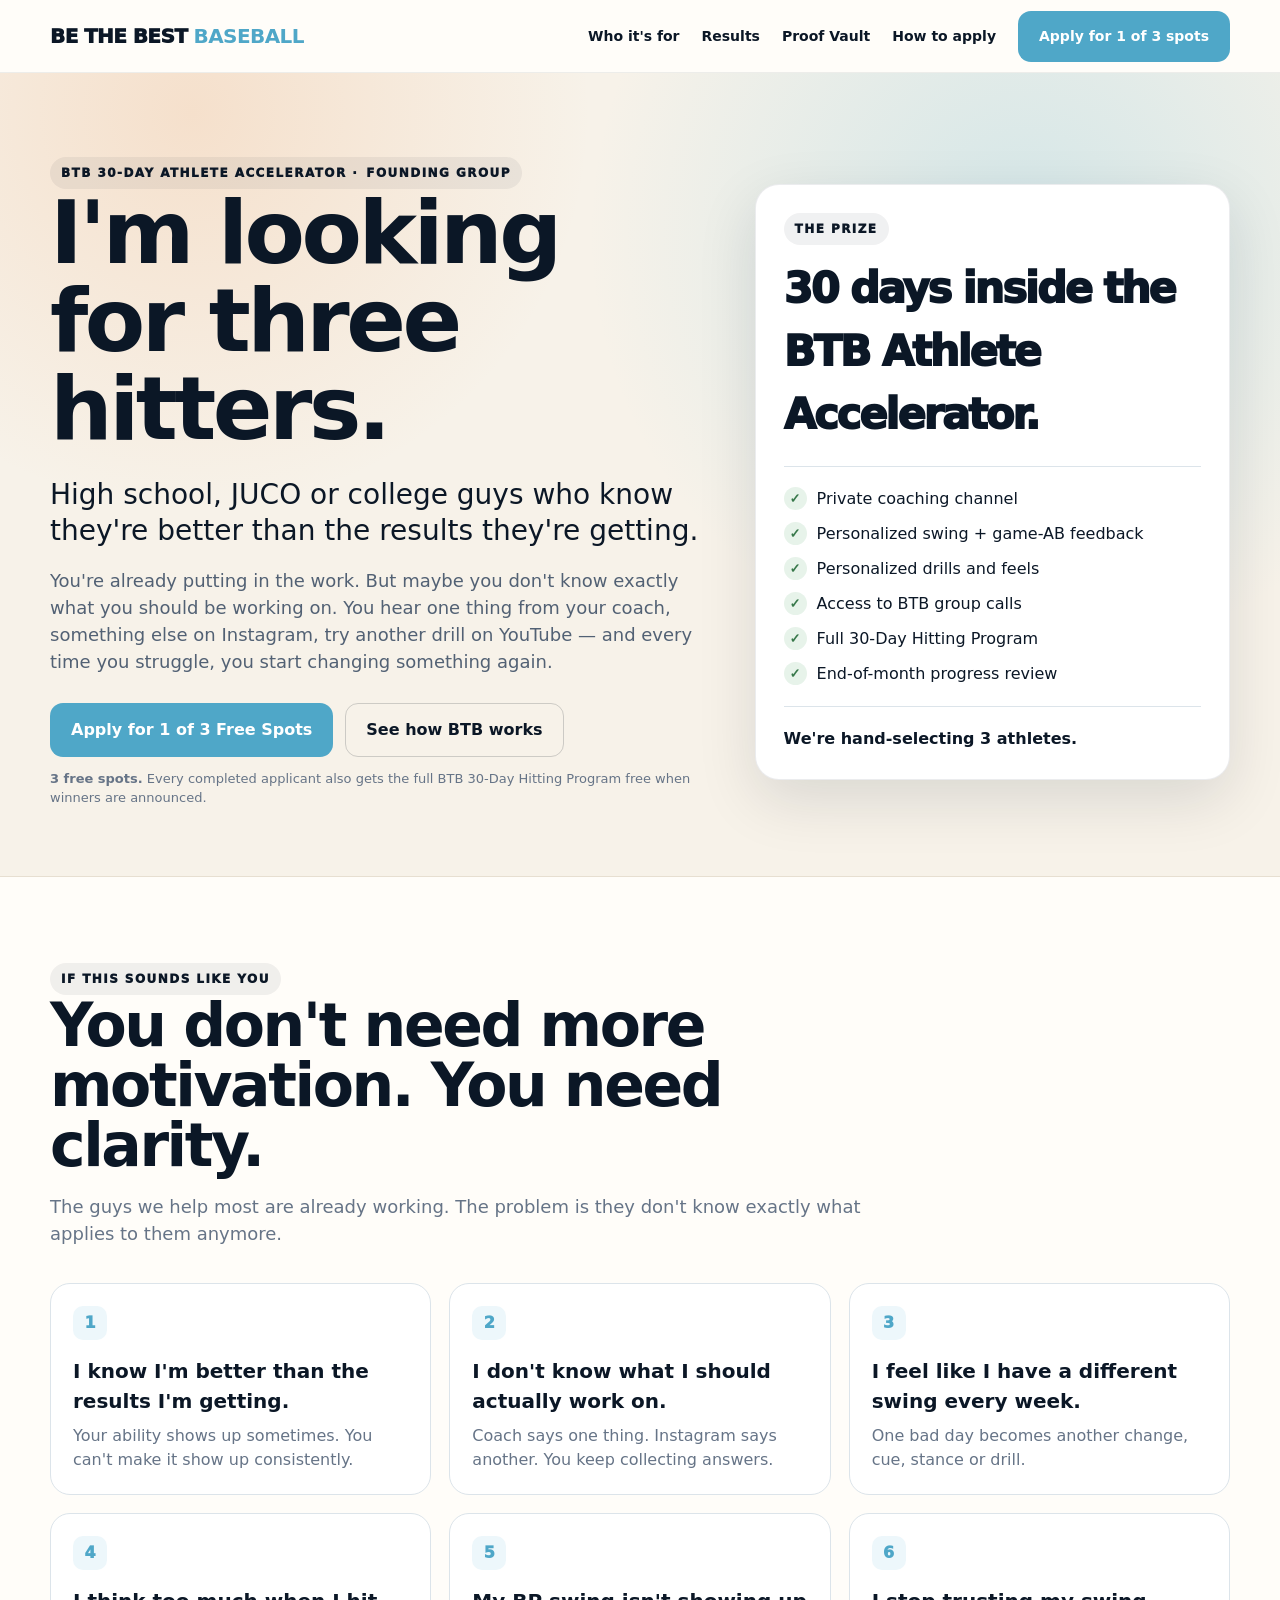
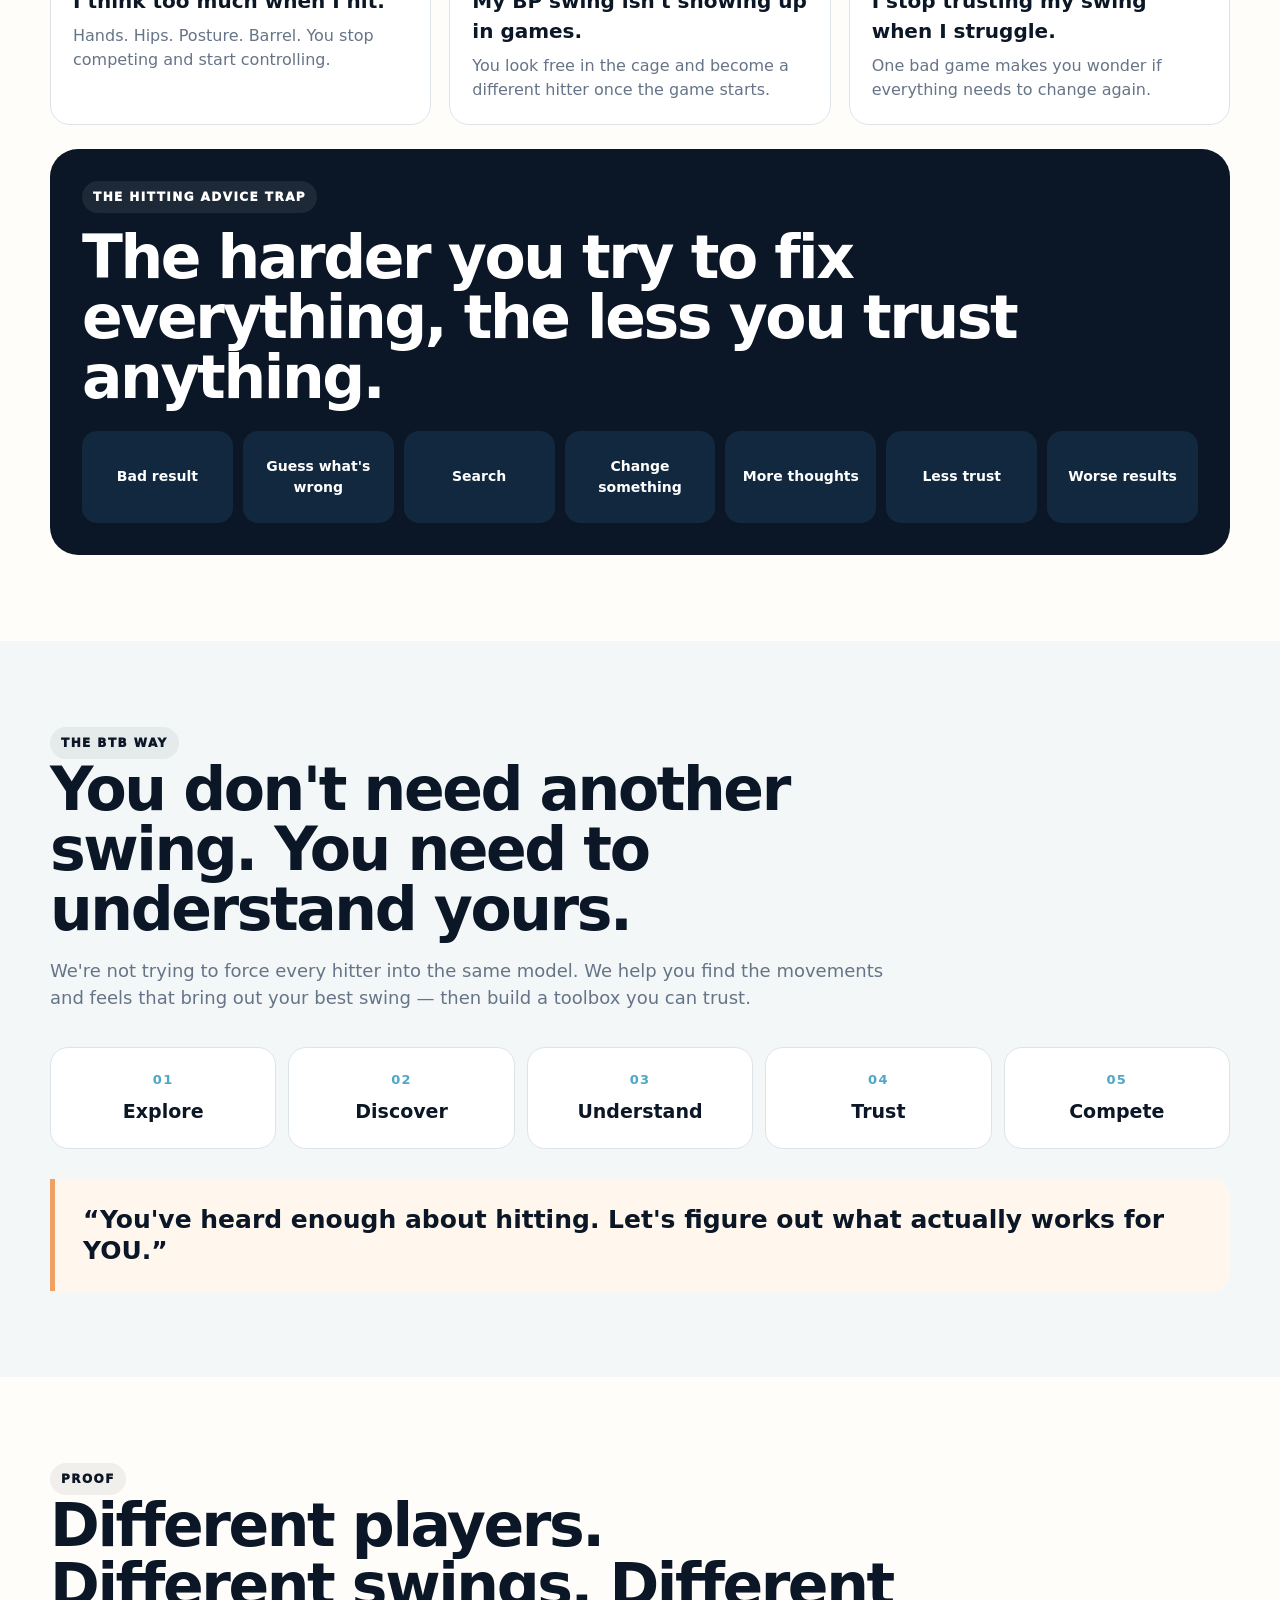
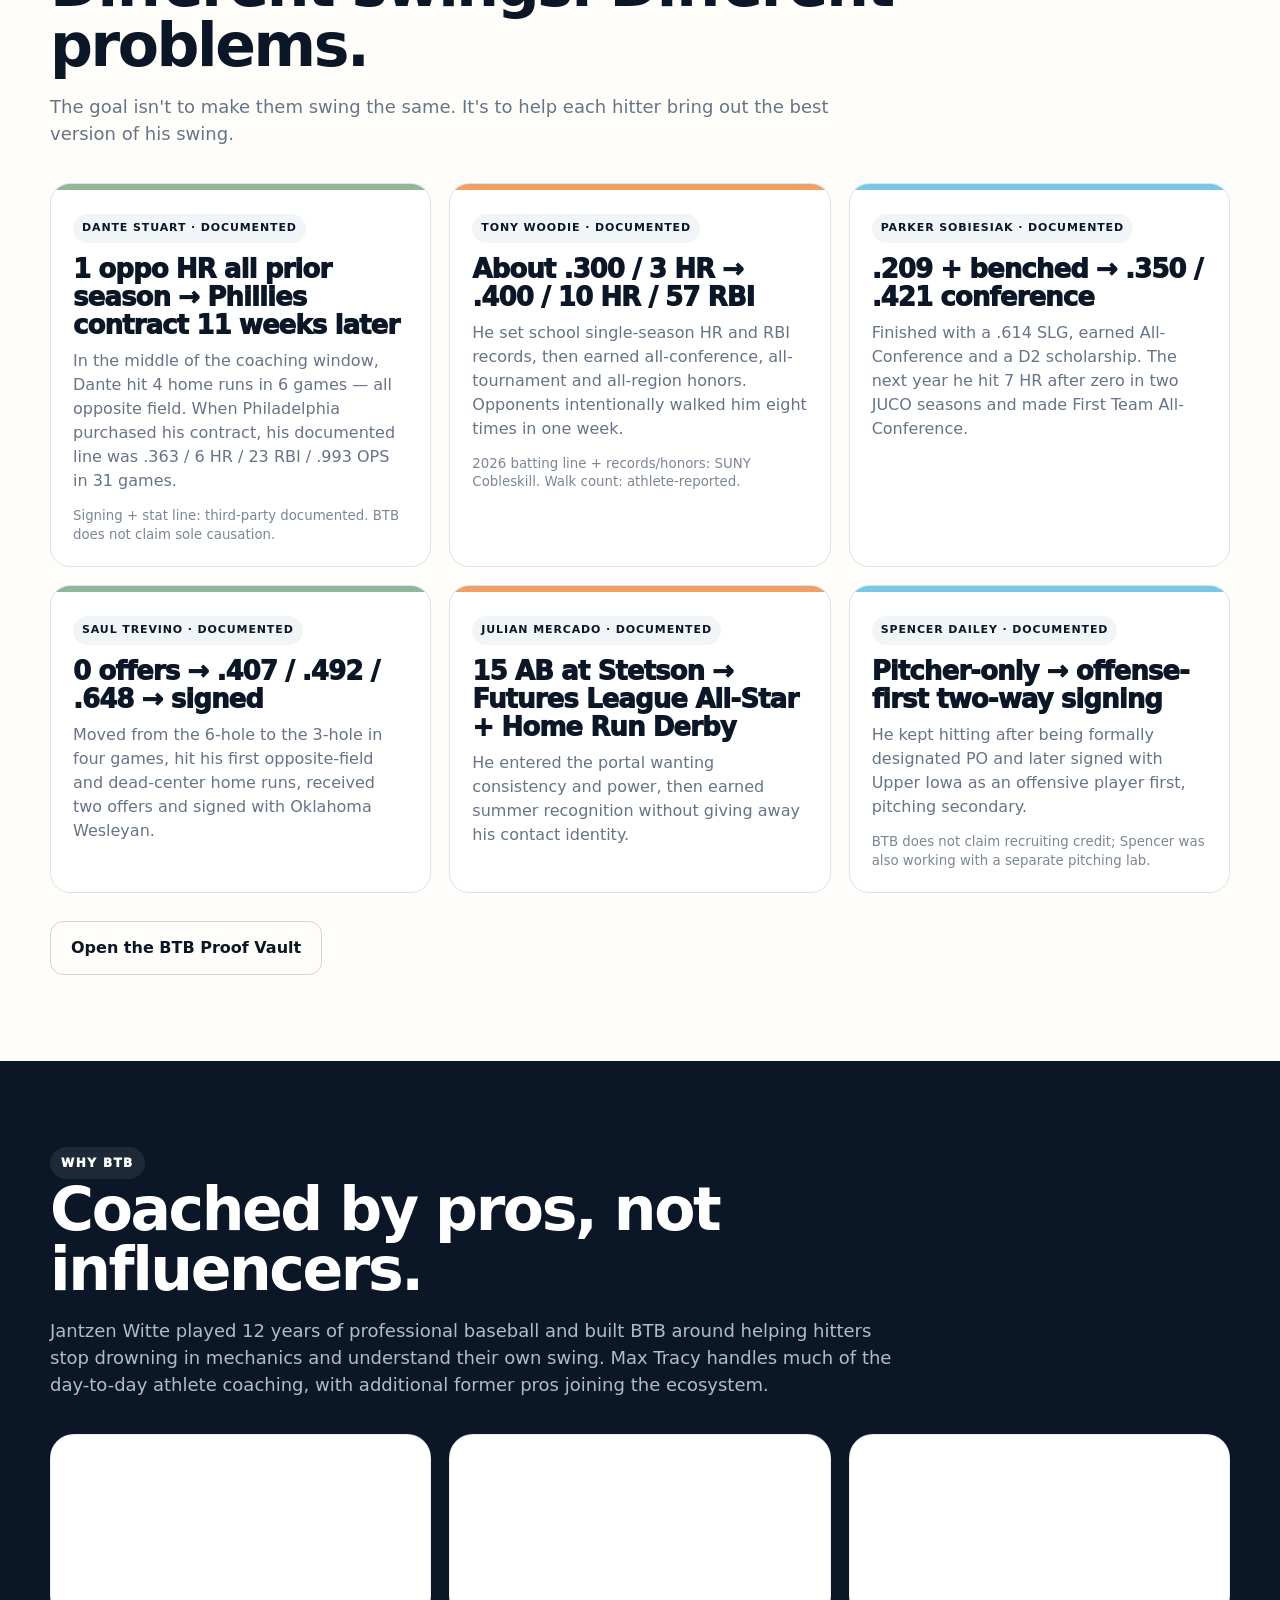
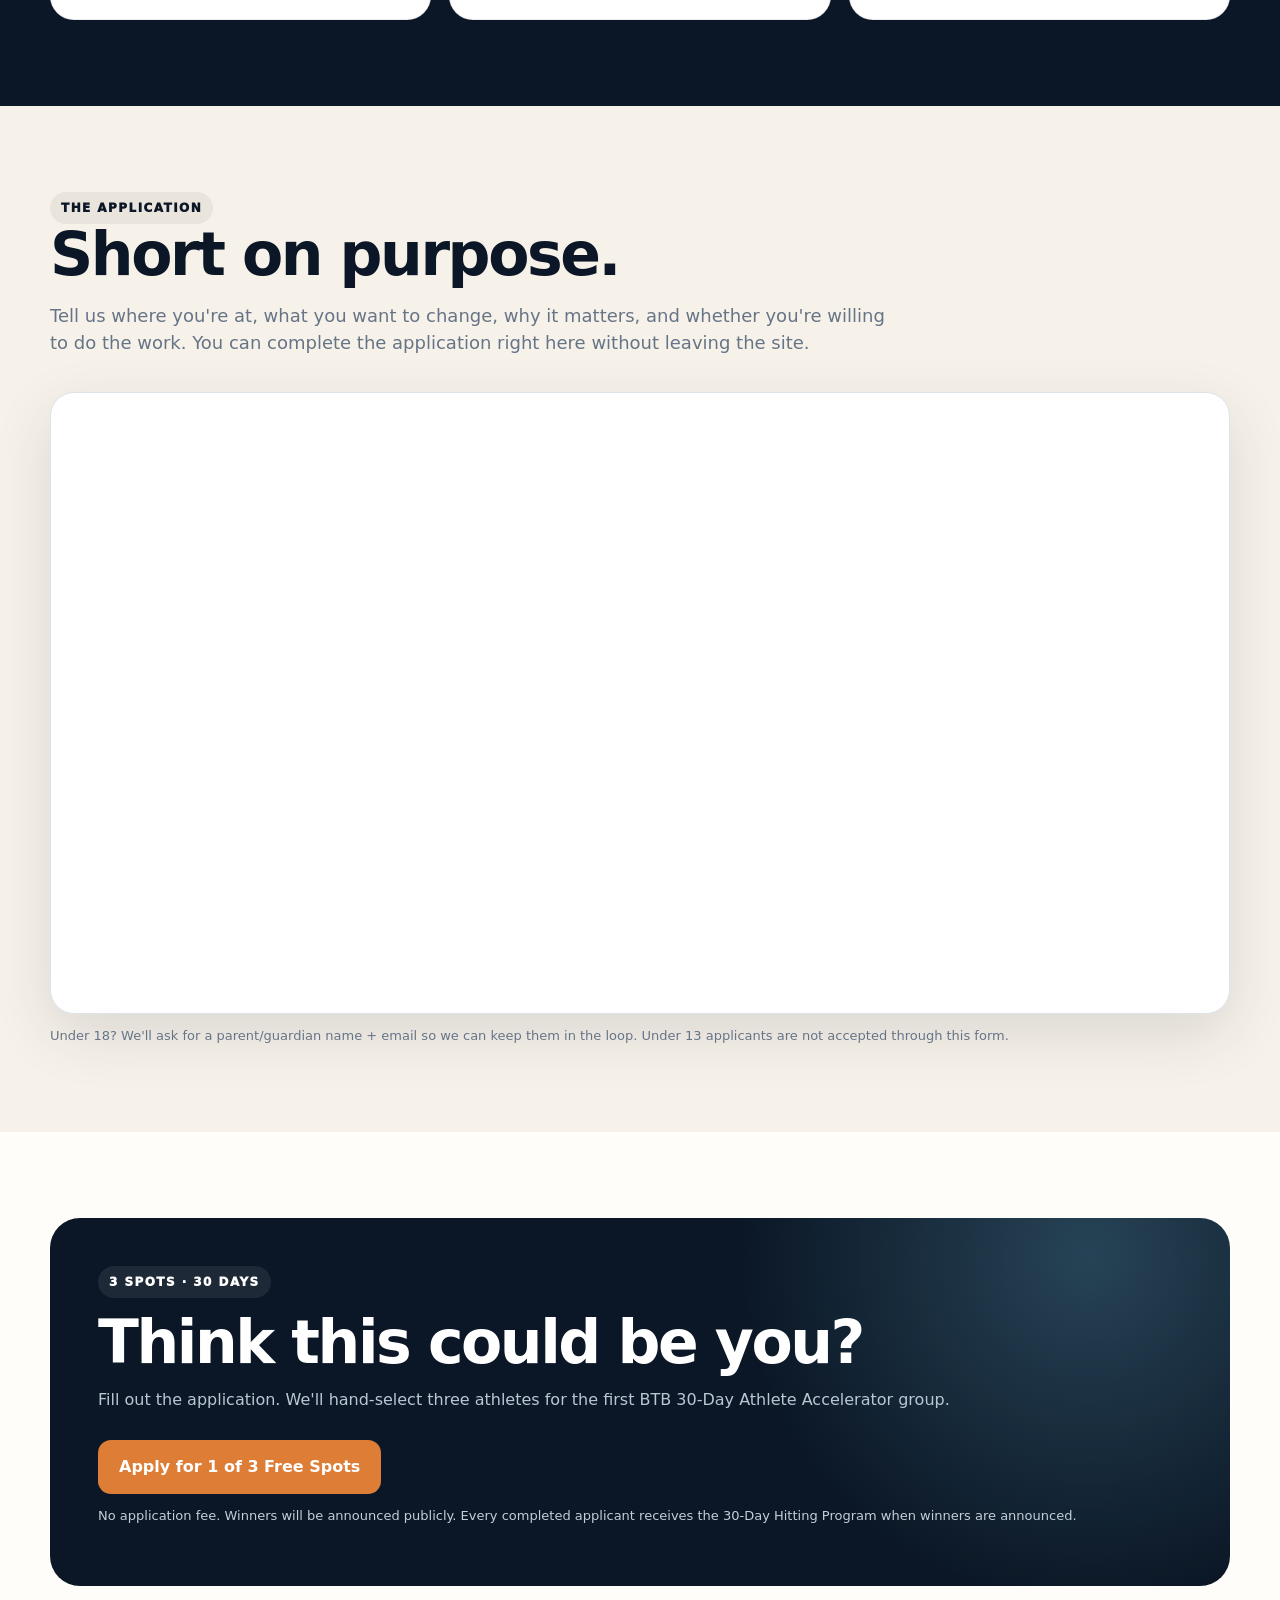
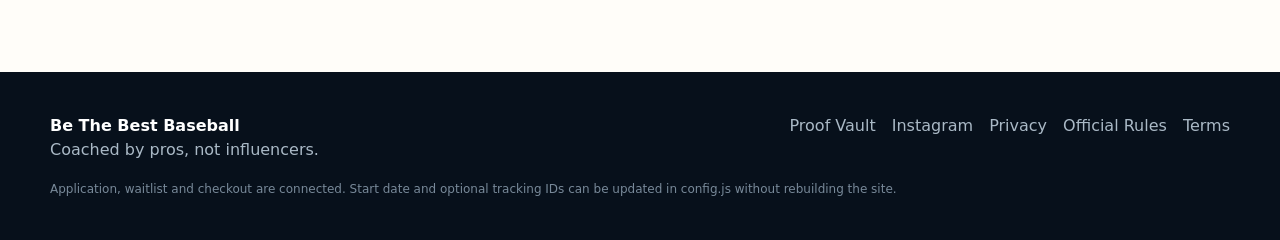
<file: index.html>
<!doctype html>
<html lang="en">
<head>
  <meta charset="utf-8">
  <meta name="viewport" content="width=device-width,initial-scale=1">
  <title>BTB 30-Day Athlete Accelerator — Apply for 1 of 3 Free Spots</title>
  <meta name="description" content="Apply for one of three free spots in the BTB 30-Day Athlete Accelerator for high school, JUCO and college hitters.">
  <meta property="og:title" content="BTB 30-Day Athlete Accelerator">
  <meta property="og:description" content="Three hitters will get 30 days of personalized BTB coaching free.">
  <meta property="og:type" content="website">
  <meta name="theme-color" content="#0b1726">
  <link rel="icon" href="data:image/svg+xml,<svg xmlns=%22http://www.w3.org/2000/svg%22 viewBox=%220 0 100 100%22><rect width=%22100%22 height=%22100%22 rx=%2222%22 fill=%22%230b1726%22/><text x=%2250%22 y=%2263%22 text-anchor=%22middle%22 font-size=%2244%22 font-family=%22Arial%22 font-weight=%22900%22 fill=%22white%22>BTB</text></svg>">
  <link rel="stylesheet" href="styles.css">
</head>
<body>
<a class="skip-link" href="#main">Skip to content</a>
<nav class="nav" aria-label="Primary">
  <div class="wrap nav-inner">
    <a class="brand" href="#top" aria-label="Be The Best Baseball home">BE THE BEST <b>BASEBALL</b></a>
    <div class="nav-links"><a href="#who">Who it's for</a><a href="#proof">Results</a><a href="proof.html">Proof Vault</a><a href="#apply">How to apply</a><a class="btn sky js-apply" href="#">Apply for 1 of 3 spots</a></div>
  </div>
</nav>
<main id="main">
<header id="top" class="hero">
  <div class="wrap hero-grid">
    <div>
      <span class="eyebrow">BTB 30-Day Athlete Accelerator · <span data-cohort>Founding Cohort</span></span>
      <h1>I'm looking for three hitters.</h1>
      <p class="lead">High school, JUCO or college guys who know they're better than the results they're getting.</p>
      <p class="sub">You're already putting in the work. But maybe you don't know exactly what you should be working on. You hear one thing from your coach, something else on Instagram, try another drill on YouTube — and every time you struggle, you start changing something again.</p>
      <div class="hero-actions"><a class="btn sky js-apply" href="#">Apply for 1 of 3 Free Spots</a><a class="btn ghost" href="#how">See how BTB works</a></div>
      <div class="micro"><strong>3 free spots.</strong> Every completed applicant also gets the full BTB 30-Day Hitting Program free when winners are announced.</div>
    </div>
    <aside class="card" aria-label="What winners receive">
      <span class="eyebrow">The prize</span>
      <div class="price" style="color:#0b1726;font-size:42px;margin-top:12px">30 days inside the BTB Athlete Accelerator.</div>
      <div class="line"></div>
      <div class="check">Private coaching channel</div>
      <div class="check">Personalized swing + game-AB feedback</div>
      <div class="check">Personalized drills and feels</div>
      <div class="check">Access to BTB group calls</div>
      <div class="check">Full 30-Day Hitting Program</div>
      <div class="check">End-of-month progress review</div>
      <div class="line"></div><strong>We're hand-selecting 3 athletes.</strong>
    </aside>
  </div>
</header>

<section id="who" class="section">
  <div class="wrap">
    <div class="section-head"><span class="eyebrow">If this sounds like you</span><h2>You don't need more motivation. You need clarity.</h2><p>The guys we help most are already working. The problem is they don't know exactly what applies to them anymore.</p></div>
    <div class="grid3">
      <div class="pain"><div class="num">1</div><strong>I know I'm better than the results I'm getting.</strong><p>Your ability shows up sometimes. You can't make it show up consistently.</p></div>
      <div class="pain"><div class="num">2</div><strong>I don't know what I should actually work on.</strong><p>Coach says one thing. Instagram says another. You keep collecting answers.</p></div>
      <div class="pain"><div class="num">3</div><strong>I feel like I have a different swing every week.</strong><p>One bad day becomes another change, cue, stance or drill.</p></div>
      <div class="pain"><div class="num">4</div><strong>I think too much when I hit.</strong><p>Hands. Hips. Posture. Barrel. You stop competing and start controlling.</p></div>
      <div class="pain"><div class="num">5</div><strong>My BP swing isn't showing up in games.</strong><p>You look free in the cage and become a different hitter once the game starts.</p></div>
      <div class="pain"><div class="num">6</div><strong>I stop trusting my swing when I struggle.</strong><p>One bad game makes you wonder if everything needs to change again.</p></div>
    </div>
    <div class="trap">
      <span class="eyebrow" style="background:rgba(255,255,255,.08)">The Hitting Advice Trap</span>
      <h2 style="margin-top:14px">The harder you try to fix everything, the less you trust anything.</h2>
      <div class="trap-flow"><div class="trap-step">Bad result</div><div class="trap-step">Guess what's wrong</div><div class="trap-step">Search</div><div class="trap-step">Change something</div><div class="trap-step">More thoughts</div><div class="trap-step">Less trust</div><div class="trap-step">Worse results</div></div>
    </div>
  </div>
</section>

<section id="how" class="section alt">
  <div class="wrap">
    <div class="section-head"><span class="eyebrow">The BTB way</span><h2>You don't need another swing. You need to understand yours.</h2><p>We're not trying to force every hitter into the same model. We help you find the movements and feels that bring out your best swing — then build a toolbox you can trust.</p></div>
    <div class="method"><div><b>01</b><strong>Explore</strong></div><div><b>02</b><strong>Discover</strong></div><div><b>03</b><strong>Understand</strong></div><div><b>04</b><strong>Trust</strong></div><div><b>05</b><strong>Compete</strong></div></div>
    <div class="quote">“You've heard enough about hitting. Let's figure out what actually works for YOU.”</div>
  </div>
</section>

<section id="proof" class="section">
  <div class="wrap">
    <div class="section-head"><span class="eyebrow">Proof</span><h2>Different players. Different swings. Different problems.</h2><p>The goal isn't to make them swing the same. It's to help each hitter bring out the best version of his swing.</p></div>
    <div class="proof-grid">
      <article class="proof green"><span class="tag">Dante Stuart · documented</span><div class="result">1 oppo HR all prior season → Phillies contract 11 weeks later</div><p>In the middle of the coaching window, Dante hit 4 home runs in 6 games — all opposite field. When Philadelphia purchased his contract, his documented line was .363 / 6 HR / 23 RBI / .993 OPS in 31 games.</p><small>Signing + stat line: third-party documented. BTB does not claim sole causation.</small></article>
      <article class="proof orange"><span class="tag">Tony Woodie · documented</span><div class="result">About .300 / 3 HR → .400 / 10 HR / 57 RBI</div><p>He set school single-season HR and RBI records, then earned all-conference, all-tournament and all-region honors. Opponents intentionally walked him eight times in one week.</p><small>2026 batting line + records/honors: SUNY Cobleskill. Walk count: athlete-reported.</small></article>
      <article class="proof"><span class="tag">Parker Sobiesiak · documented</span><div class="result">.209 + benched → .350 / .421 conference</div><p>Finished with a .614 SLG, earned All-Conference and a D2 scholarship. The next year he hit 7 HR after zero in two JUCO seasons and made First Team All-Conference.</p></article>
      <article class="proof green"><span class="tag">Saul Trevino · documented</span><div class="result">0 offers → .407 / .492 / .648 → signed</div><p>Moved from the 6-hole to the 3-hole in four games, hit his first opposite-field and dead-center home runs, received two offers and signed with Oklahoma Wesleyan.</p></article>
      <article class="proof orange"><span class="tag">Julian Mercado · documented</span><div class="result">15 AB at Stetson → Futures League All-Star + Home Run Derby</div><p>He entered the portal wanting consistency and power, then earned summer recognition without giving away his contact identity.</p></article>
      <article class="proof"><span class="tag">Spencer Dailey · documented</span><div class="result">Pitcher-only → offense-first two-way signing</div><p>He kept hitting after being formally designated PO and later signed with Upper Iowa as an offensive player first, pitching secondary.</p><small>BTB does not claim recruiting credit; Spencer was also working with a separate pitching lab.</small></article>
    </div>
    <div class="hero-actions" style="margin-top:28px"><a class="btn ghost" href="proof.html">Open the BTB Proof Vault</a></div>
  </div>
</section>

<section class="section dark">
  <div class="wrap">
    <div class="section-head"><span class="eyebrow" style="background:rgba(255,255,255,.08)">Why BTB</span><h2>Coached by pros, not influencers.</h2><p>Jantzen Witte played 12 years of professional baseball and built BTB around helping hitters stop drowning in mechanics and understand their own swing. Max Tracy handles much of the day-to-day athlete coaching, with additional former pros joining the ecosystem.</p></div>
    <div class="grid3"><div class="card compact"><strong>Personalized</strong><p>We don't hand every hitter the same mechanical model.</p></div><div class="card compact"><strong>Fast feedback</strong><p>Send video. Get direction. Train with a purpose instead of going in blind.</p></div><div class="card compact"><strong>Build ownership</strong><p>The goal is for you to understand your swing well enough to become your own best coach.</p></div></div>
  </div>
</section>

<section id="apply" class="section cream">
  <div class="wrap">
    <div class="section-head"><span class="eyebrow">The application</span><h2>Short on purpose.</h2><p>Tell us where you're at, what you want to change, why it matters, and whether you're willing to do the work. You can complete the application right here without leaving the site.</p></div>
    <div class="typeform-shell">
      <div data-tf-widget="oR6wAtQS" data-tf-opacity="100" data-tf-medium="snippet"></div>
      <noscript><p><a class="btn sky js-apply" href="#">Open the application</a></p></noscript>
    </div>
    <div class="micro">Under 18? We'll ask for a parent/guardian name + email so we can keep them in the loop. Under 13 applicants are not accepted through this form.</div>
  </div>
</section>

<section class="section">
  <div class="wrap"><div class="cta"><span class="eyebrow" style="background:rgba(255,255,255,.08)">3 spots · 30 days</span><h2 style="margin-top:14px">Think this could be you?</h2><p>Fill out the application. We'll hand-select three athletes for the first BTB 30-Day Athlete Accelerator group.</p><div class="hero-actions"><a class="btn orange js-apply" href="#">Apply for 1 of 3 Free Spots</a></div><p class="micro" style="color:#c4ced8">No application fee. Winners will be announced publicly. Every completed applicant receives the 30-Day Hitting Program when winners are announced.</p></div></div>
</section>
</main>
<footer class="footer"><div class="wrap footer-grid"><div><strong>Be The Best Baseball</strong><br>Coached by pros, not influencers.</div><div class="footer-links"><a href="proof.html">Proof Vault</a><a class="js-instagram" href="#">Instagram</a><a class="js-privacy" href="#">Privacy</a><a class="js-rules" href="#">Official Rules</a><a class="js-terms" href="#">Terms</a></div></div><div class="wrap"><div class="site-note">Application, waitlist and checkout are connected. Start date and optional tracking IDs can be updated in config.js without rebuilding the site.</div></div></footer>
<div class="sticky"><a class="btn sky js-apply" href="#">Apply for 1 of 3 Free Spots</a></div>
<script src="https://embed.typeform.com/next/embed.js"></script>
<script src="config.js"></script>
</body>
</html>
</file>
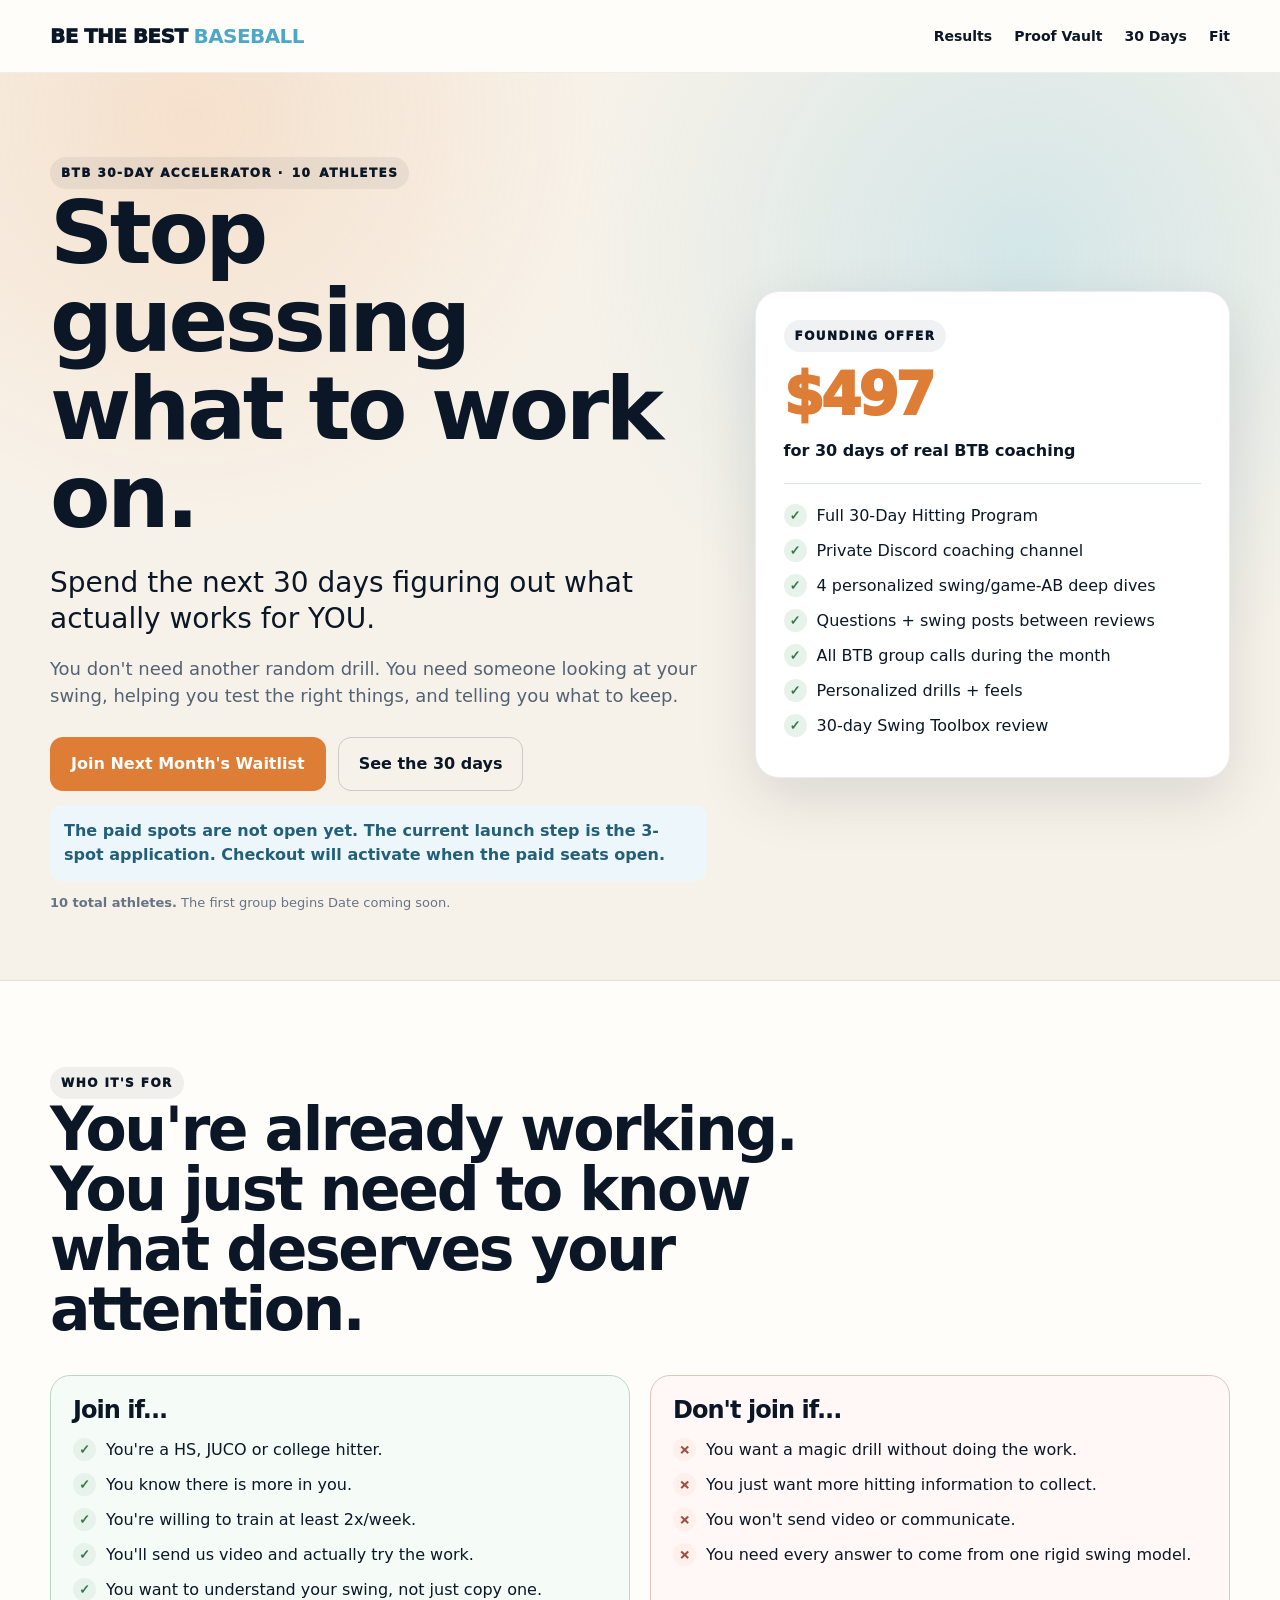
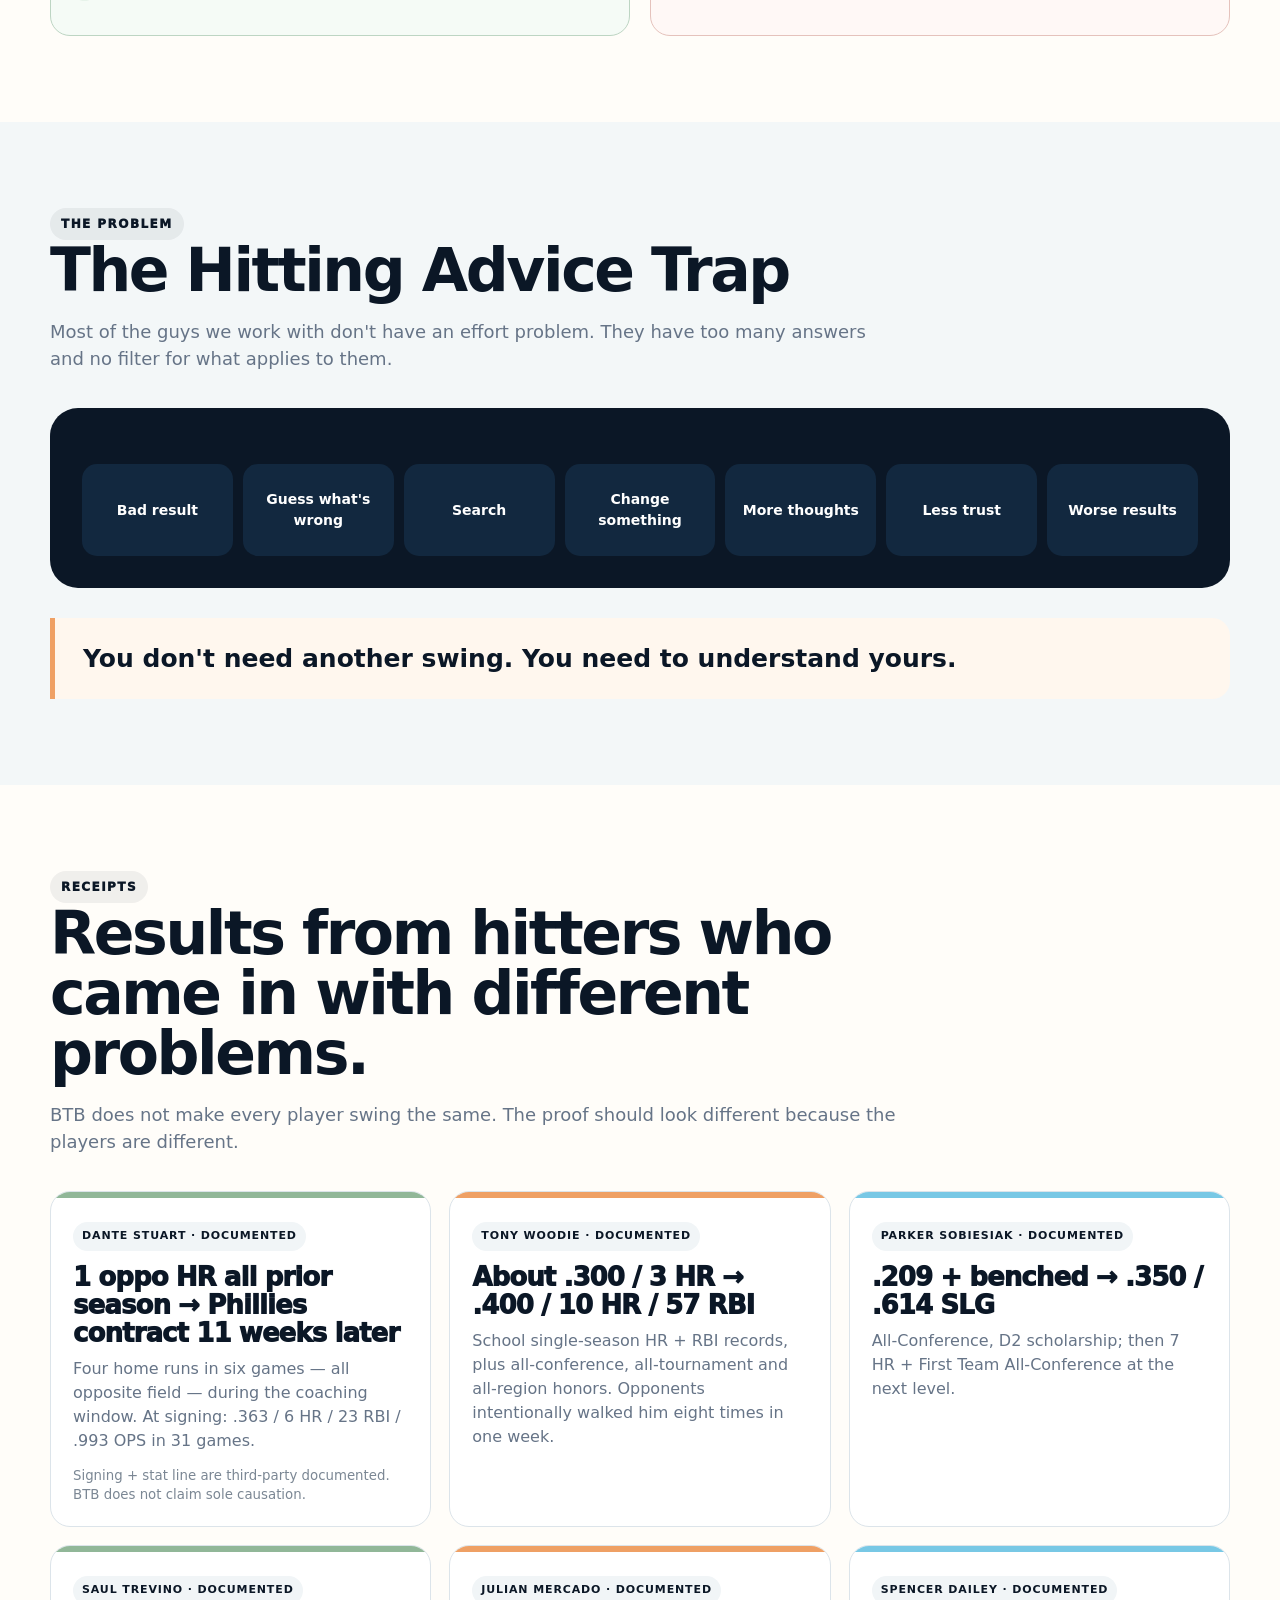
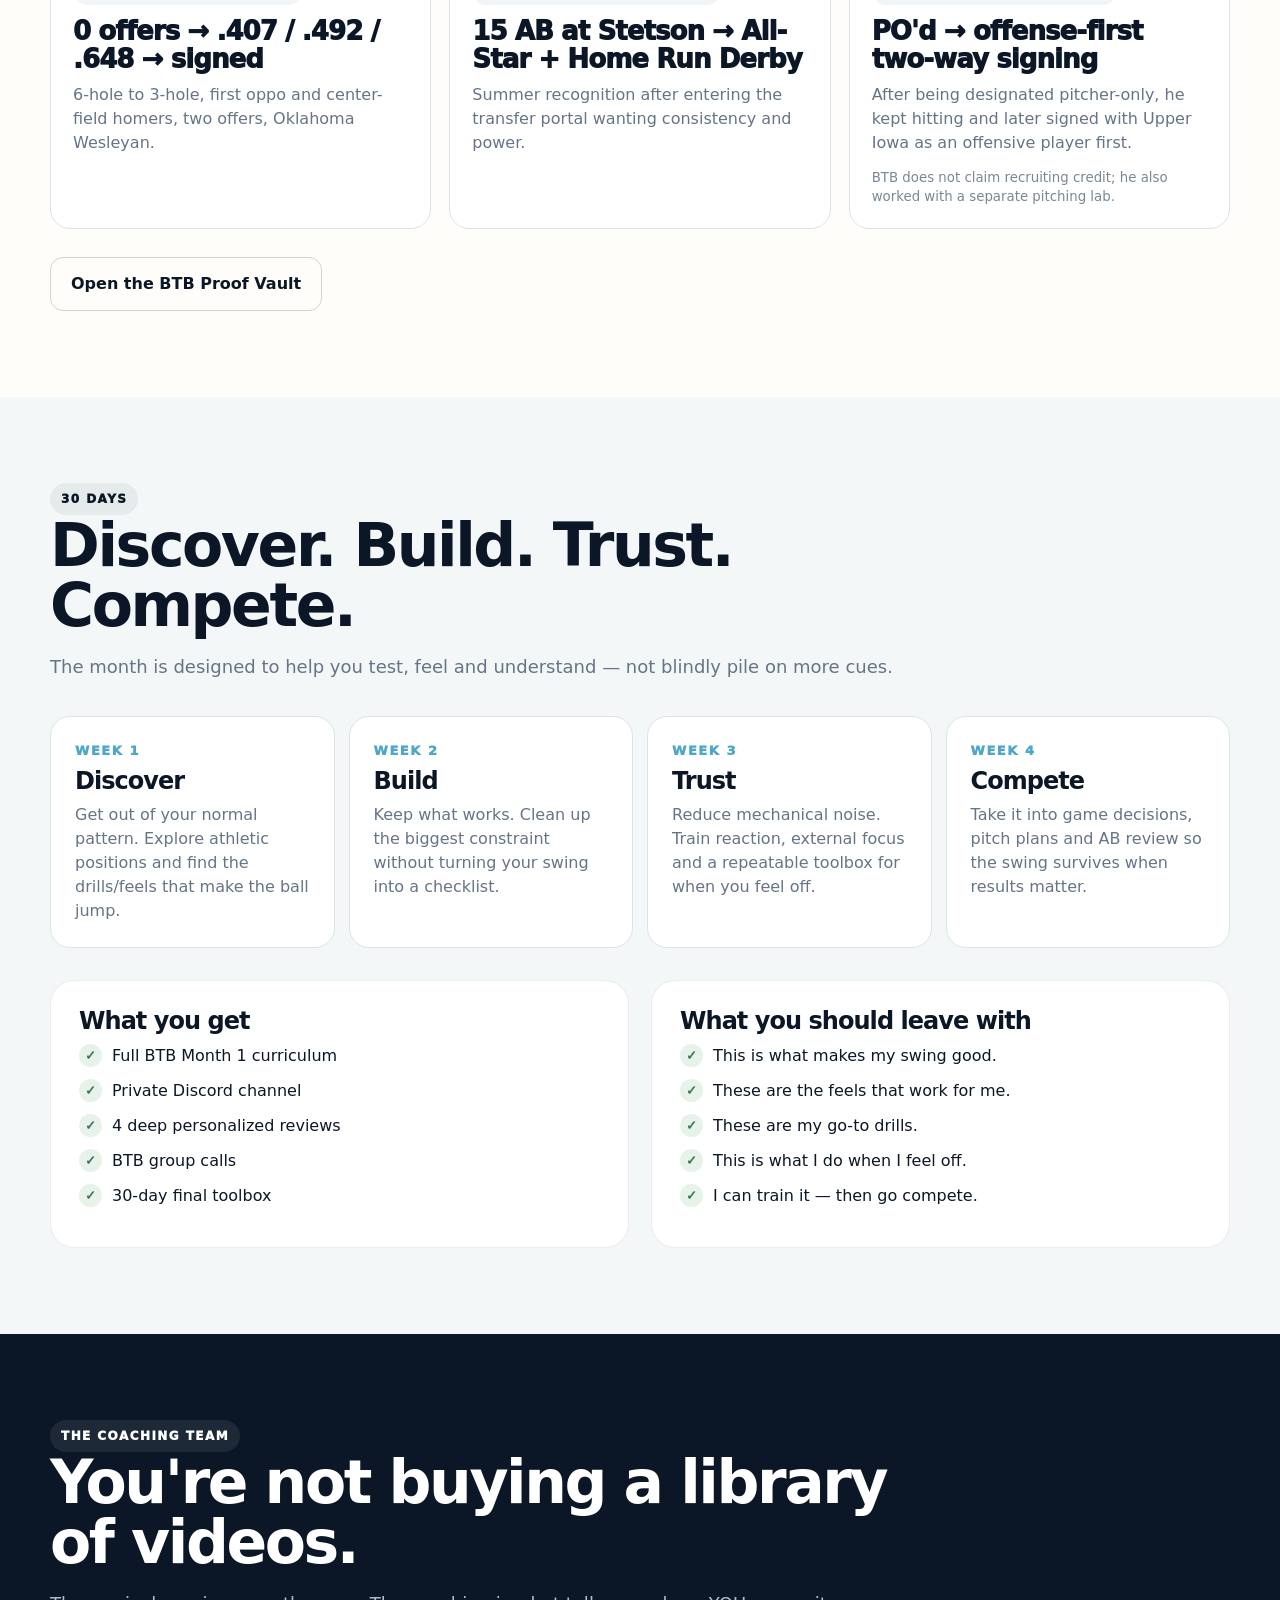
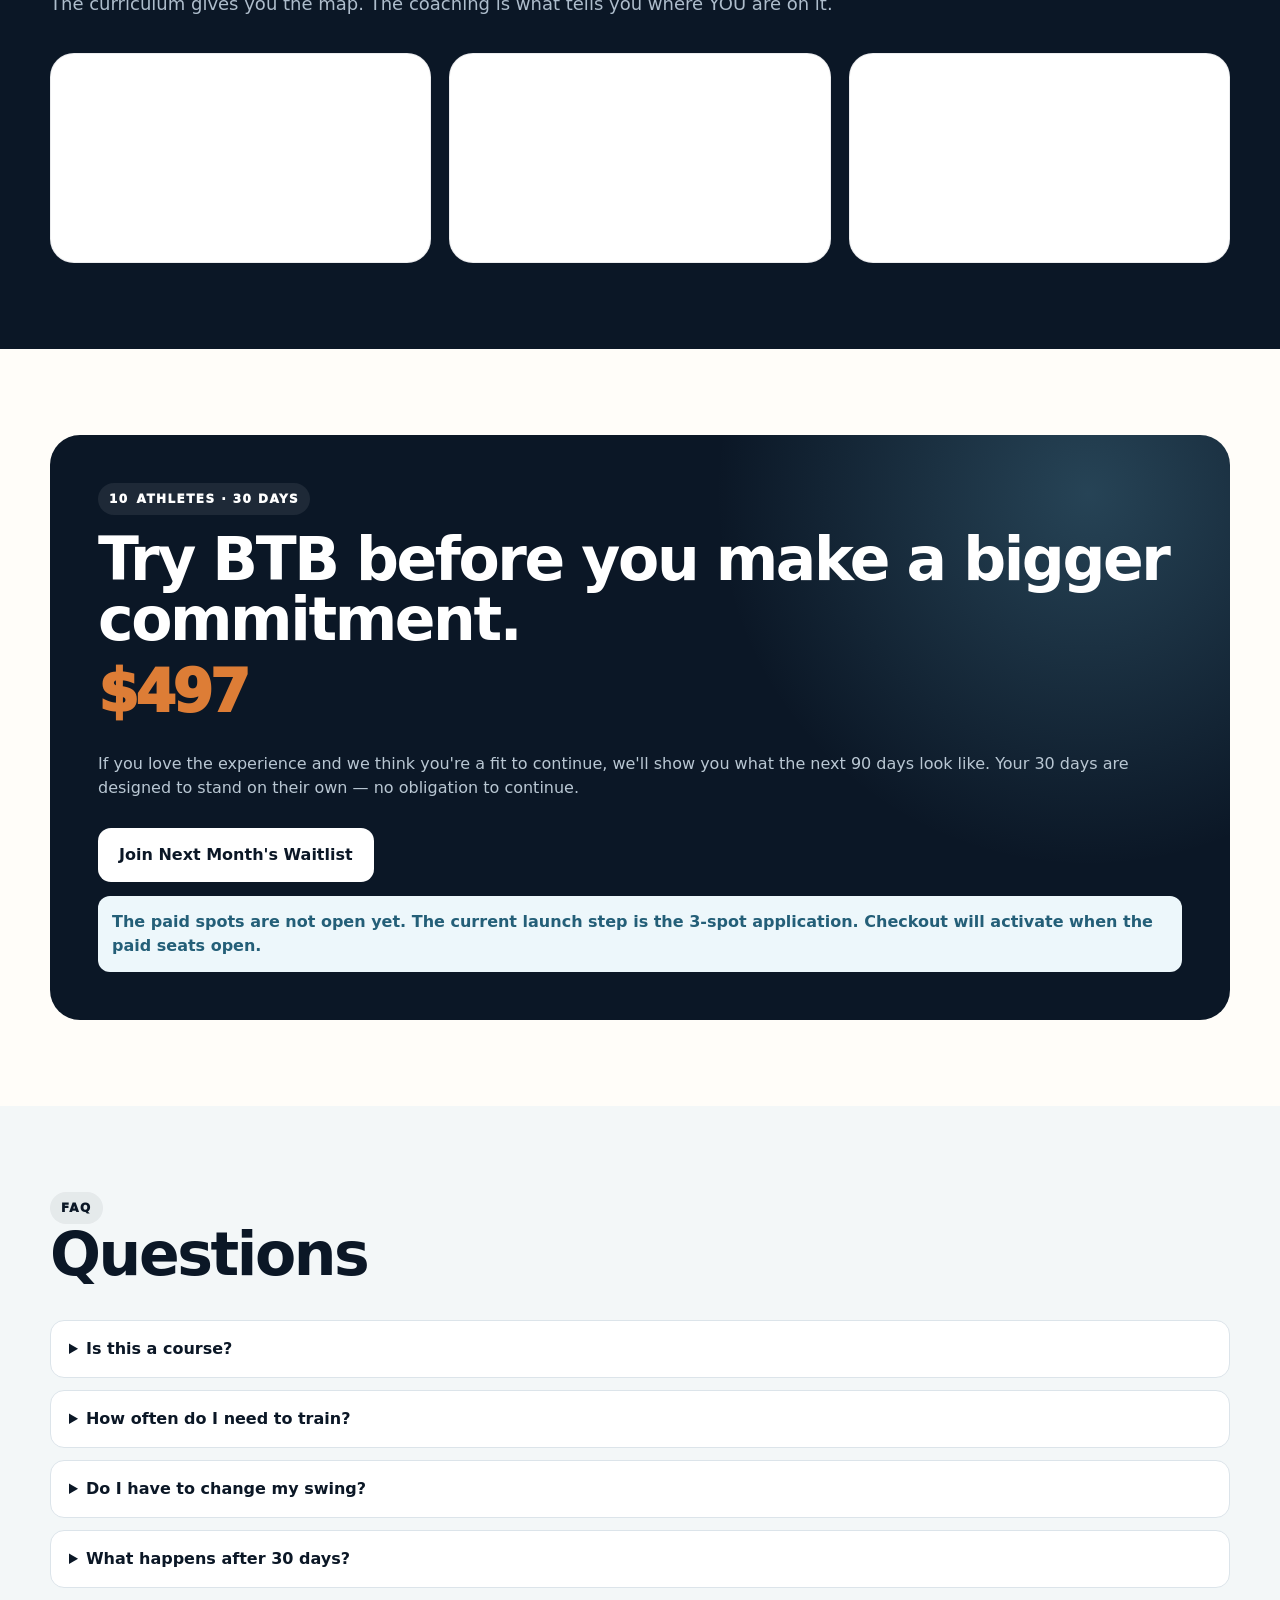
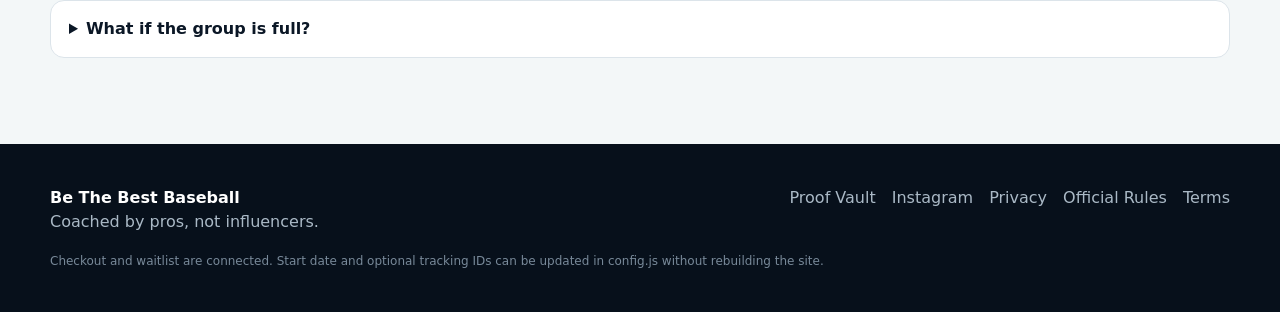
<file: accelerator.html>
<!doctype html>
<html lang="en">
<head>
  <meta charset="utf-8"><meta name="viewport" content="width=device-width,initial-scale=1">
  <title>BTB 30-Day Accelerator — $497</title>
  <meta name="description" content="30 days of personalized BTB coaching for high school, JUCO and college hitters. Limited to 10 athletes.">
  <meta property="og:title" content="BTB 30-Day Accelerator — $497"><meta property="og:description" content="Stop guessing what to work on. Spend 30 days figuring out what actually works for you."><meta property="og:type" content="website"><meta name="theme-color" content="#0b1726">
  <link rel="icon" href="data:image/svg+xml,<svg xmlns=%22http://www.w3.org/2000/svg%22 viewBox=%220 0 100 100%22><rect width=%22100%22 height=%22100%22 rx=%2222%22 fill=%22%230b1726%22/><text x=%2250%22 y=%2263%22 text-anchor=%22middle%22 font-size=%2244%22 font-family=%22Arial%22 font-weight=%22900%22 fill=%22white%22>BTB</text></svg>">
  <link rel="stylesheet" href="styles.css">
</head>
<body>
<a class="skip-link" href="#main">Skip to content</a>
<nav class="nav" aria-label="Primary"><div class="wrap nav-inner"><a class="brand" href="#top">BE THE BEST <b>BASEBALL</b></a><div class="nav-links"><a href="#proof">Results</a><a href="proof.html">Proof Vault</a><a href="#program">30 Days</a><a href="#fit">Fit</a><a class="btn orange js-buy" href="#">Join for <span data-price>$497</span></a><a class="btn orange js-waitlist" href="#">Join Waitlist</a></div></div></nav>
<main id="main">
<header id="top" class="hero"><div class="wrap hero-grid"><div><span class="eyebrow">BTB 30-Day Accelerator · <span data-total-spots>10</span> athletes</span><h1>Stop guessing what to work on.</h1><p class="lead">Spend the next 30 days figuring out what actually works for YOU.</p><p class="sub">You don't need another random drill. You need someone looking at your swing, helping you test the right things, and telling you what to keep.</p><div class="hero-actions"><a class="btn orange js-buy" href="#">Join the Accelerator — <span data-price>$497</span></a><a class="btn orange js-waitlist" href="#">Join Next Month's Waitlist</a><a class="btn ghost" href="#program">See the 30 days</a></div><div class="soldout-banner">This group is full. Join next month's waitlist.</div><div class="paid-phase-note" hidden>The paid spots are not open yet. The current launch step is the 3-spot application. Checkout will activate when the paid seats open.</div><div class="micro"><strong><span data-total-spots>10</span> total athletes.</strong> The first group begins <span data-start-date>Date coming soon</span>.</div></div><aside class="card"><span class="eyebrow">Founding offer</span><div class="price" data-price>$497</div><strong>for 30 days of real BTB coaching</strong><div class="line"></div><div class="check">Full 30-Day Hitting Program</div><div class="check">Private Discord coaching channel</div><div class="check">4 personalized swing/game-AB deep dives</div><div class="check">Questions + swing posts between reviews</div><div class="check">All BTB group calls during the month</div><div class="check">Personalized drills + feels</div><div class="check">30-day Swing Toolbox review</div></aside></div></header>
<section id="fit" class="section"><div class="wrap"><div class="section-head"><span class="eyebrow">Who it's for</span><h2>You're already working. You just need to know what deserves your attention.</h2></div><div class="fit"><div class="fit-card good"><h3>Join if...</h3><div class="check">You're a HS, JUCO or college hitter.</div><div class="check">You know there is more in you.</div><div class="check">You're willing to train at least 2x/week.</div><div class="check">You'll send us video and actually try the work.</div><div class="check">You want to understand your swing, not just copy one.</div></div><div class="fit-card no"><h3>Don't join if...</h3><div class="check x">You want a magic drill without doing the work.</div><div class="check x">You just want more hitting information to collect.</div><div class="check x">You won't send video or communicate.</div><div class="check x">You need every answer to come from one rigid swing model.</div></div></div></div></section>
<section class="section alt"><div class="wrap"><div class="section-head"><span class="eyebrow">The problem</span><h2>The Hitting Advice Trap</h2><p>Most of the guys we work with don't have an effort problem. They have too many answers and no filter for what applies to them.</p></div><div class="trap"><div class="trap-flow"><div class="trap-step">Bad result</div><div class="trap-step">Guess what's wrong</div><div class="trap-step">Search</div><div class="trap-step">Change something</div><div class="trap-step">More thoughts</div><div class="trap-step">Less trust</div><div class="trap-step">Worse results</div></div></div><div class="quote">You don't need another swing. You need to understand yours.</div></div></section>
<section id="proof" class="section"><div class="wrap"><div class="section-head"><span class="eyebrow">Receipts</span><h2>Results from hitters who came in with different problems.</h2><p>BTB does not make every player swing the same. The proof should look different because the players are different.</p></div><div class="proof-grid">
<article class="proof green"><span class="tag">Dante Stuart · documented</span><div class="result">1 oppo HR all prior season → Phillies contract 11 weeks later</div><p>Four home runs in six games — all opposite field — during the coaching window. At signing: .363 / 6 HR / 23 RBI / .993 OPS in 31 games.</p><small>Signing + stat line are third-party documented. BTB does not claim sole causation.</small></article>
<article class="proof orange"><span class="tag">Tony Woodie · documented</span><div class="result">About .300 / 3 HR → .400 / 10 HR / 57 RBI</div><p>School single-season HR + RBI records, plus all-conference, all-tournament and all-region honors. Opponents intentionally walked him eight times in one week.</p></article>
<article class="proof"><span class="tag">Parker Sobiesiak · documented</span><div class="result">.209 + benched → .350 / .614 SLG</div><p>All-Conference, D2 scholarship; then 7 HR + First Team All-Conference at the next level.</p></article>
<article class="proof green"><span class="tag">Saul Trevino · documented</span><div class="result">0 offers → .407 / .492 / .648 → signed</div><p>6-hole to 3-hole, first oppo and center-field homers, two offers, Oklahoma Wesleyan.</p></article>
<article class="proof orange"><span class="tag">Julian Mercado · documented</span><div class="result">15 AB at Stetson → All-Star + Home Run Derby</div><p>Summer recognition after entering the transfer portal wanting consistency and power.</p></article>
<article class="proof"><span class="tag">Spencer Dailey · documented</span><div class="result">PO'd → offense-first two-way signing</div><p>After being designated pitcher-only, he kept hitting and later signed with Upper Iowa as an offensive player first.</p><small>BTB does not claim recruiting credit; he also worked with a separate pitching lab.</small></article>
</div><div class="hero-actions" style="margin-top:28px"><a class="btn ghost" href="proof.html">Open the BTB Proof Vault</a></div></div></section>
<section id="program" class="section alt"><div class="wrap"><div class="section-head"><span class="eyebrow">30 days</span><h2>Discover. Build. Trust. Compete.</h2><p>The month is designed to help you test, feel and understand — not blindly pile on more cues.</p></div><div class="program-grid"><div class="week"><div class="w">Week 1</div><h3>Discover</h3><p>Get out of your normal pattern. Explore athletic positions and find the drills/feels that make the ball jump.</p></div><div class="week"><div class="w">Week 2</div><h3>Build</h3><p>Keep what works. Clean up the biggest constraint without turning your swing into a checklist.</p></div><div class="week"><div class="w">Week 3</div><h3>Trust</h3><p>Reduce mechanical noise. Train reaction, external focus and a repeatable toolbox for when you feel off.</p></div><div class="week"><div class="w">Week 4</div><h3>Compete</h3><p>Take it into game decisions, pitch plans and AB review so the swing survives when results matter.</p></div></div><div class="deliverables"><div class="card compact"><h3>What you get</h3><div class="check">Full BTB Month 1 curriculum</div><div class="check">Private Discord channel</div><div class="check">4 deep personalized reviews</div><div class="check">BTB group calls</div><div class="check">30-day final toolbox</div></div><div class="card compact"><h3>What you should leave with</h3><div class="check">This is what makes my swing good.</div><div class="check">These are the feels that work for me.</div><div class="check">These are my go-to drills.</div><div class="check">This is what I do when I feel off.</div><div class="check">I can train it — then go compete.</div></div></div></div></section>
<section class="section dark"><div class="wrap"><div class="section-head"><span class="eyebrow" style="background:rgba(255,255,255,.08)">The coaching team</span><h2>You're not buying a library of videos.</h2><p>The curriculum gives you the map. The coaching is what tells you where YOU are on it.</p></div><div class="grid3"><div class="card compact"><strong>Jantzen Witte</strong><p>Founder · 12-year pro. Built BTB around helping hitters stop drowning in mechanics and understand their own swing.</p></div><div class="card compact"><strong>Max Tracy</strong><p>Handles much of BTB's day-to-day athlete coaching and feedback.</p></div><div class="card compact"><strong>BTB Coaches</strong><p>Former pros coaching inside one BTB program rather than separate mini-brands.</p></div></div></div></section>
<section class="section"><div class="wrap"><div class="cta"><span class="eyebrow" style="background:rgba(255,255,255,.08)"><span data-total-spots>10</span> athletes · 30 days</span><h2 style="margin-top:14px">Try BTB before you make a bigger commitment.</h2><div class="price" data-price>$497</div><p>If you love the experience and we think you're a fit to continue, we'll show you what the next 90 days look like. Your 30 days are designed to stand on their own — no obligation to continue.</p><div class="hero-actions"><a class="btn orange js-buy" href="#">Join the Accelerator — <span data-price>$497</span></a><a class="btn light js-waitlist" href="#">Join Next Month's Waitlist</a></div><div class="soldout-banner">This group is full. Join next month's waitlist.</div><div class="paid-phase-note" hidden>The paid spots are not open yet. The current launch step is the 3-spot application. Checkout will activate when the paid seats open.</div></div></div></section>
<section class="section alt"><div class="wrap"><div class="section-head"><span class="eyebrow">FAQ</span><h2>Questions</h2></div><div class="faq"><details><summary>Is this a course?</summary><p>No. You get the BTB curriculum, but the Accelerator includes personalized coaching, reviews, a private Discord channel and group calls.</p></details><details><summary>How often do I need to train?</summary><p>At least two times per week. The more consistently you train and send useful video, the more we have to coach.</p></details><details><summary>Do I have to change my swing?</summary><p>No. The point is not to rebuild you. We test movements and feels, keep what improves your swing, and discard what doesn't.</p></details><details><summary>What happens after 30 days?</summary><p>Your Accelerator ends. If you want to continue and we believe BTB is a good fit, we'll show you the 90-day Core or higher-touch coaching options.</p></details><details><summary>What if the group is full?</summary><p>Join next month's waitlist. We keep each group intentionally small so the coaching remains personal.</p></details></div></div></section>
</main>
<footer class="footer"><div class="wrap footer-grid"><div><strong>Be The Best Baseball</strong><br>Coached by pros, not influencers.</div><div class="footer-links"><a href="proof.html">Proof Vault</a><a class="js-instagram" href="#">Instagram</a><a class="js-privacy" href="#">Privacy</a><a class="js-rules" href="#">Official Rules</a><a class="js-terms" href="#">Terms</a></div></div><div class="wrap"><div class="site-note">Checkout and waitlist are connected. Start date and optional tracking IDs can be updated in config.js without rebuilding the site.</div></div></footer>
<div class="sticky"><a class="btn orange js-buy" href="#">Join — <span data-price>$497</span></a><a class="btn orange js-waitlist" href="#">Join Waitlist</a></div>
<script src="config.js"></script>
</body></html>
</file>
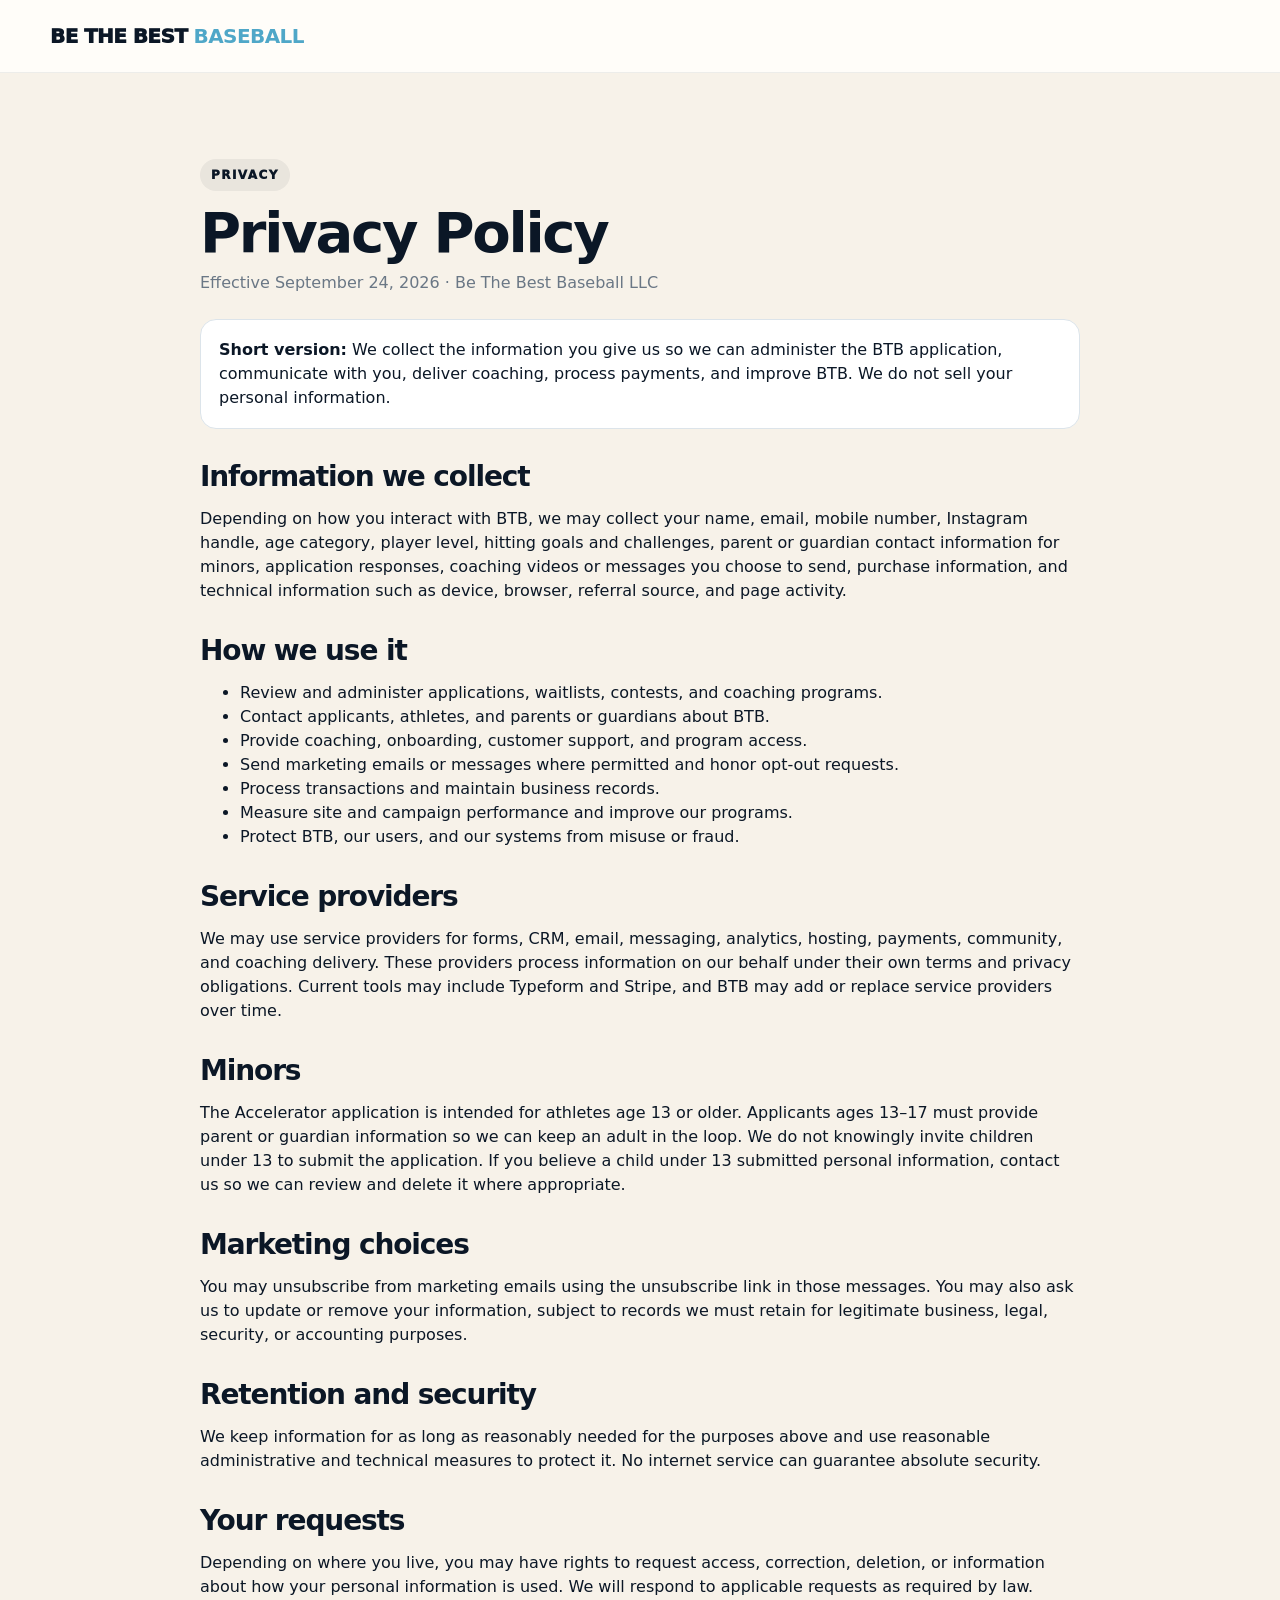
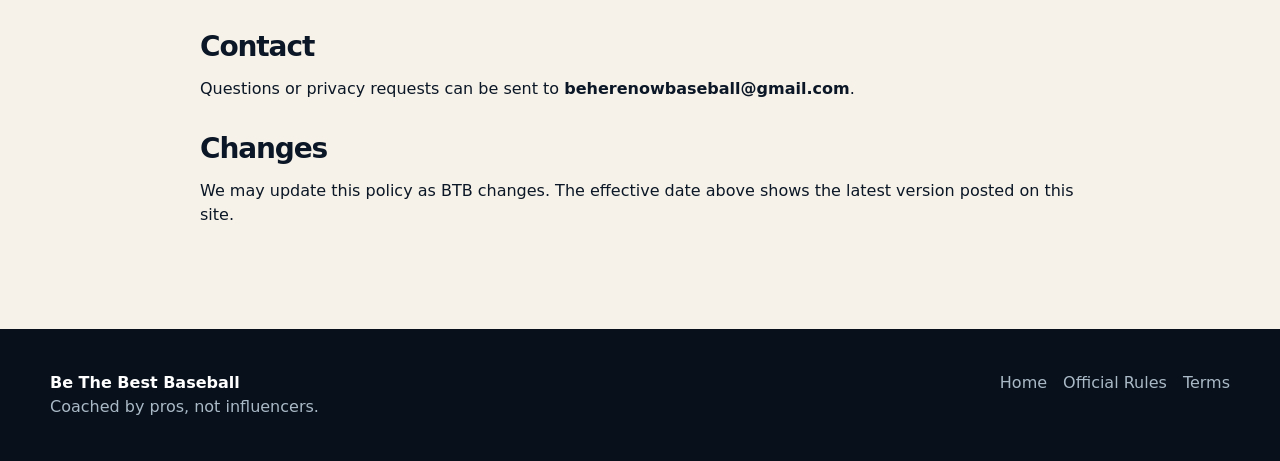
<file: privacy.html>
<!doctype html><html lang="en"><head><meta charset="utf-8"><meta name="viewport" content="width=device-width,initial-scale=1"><title>Privacy Policy — Be The Best Baseball</title><meta name="description" content="Privacy Policy for Be The Best Baseball and the BTB 30-Day Accelerator."><meta name="theme-color" content="#0b1726"><link rel="stylesheet" href="styles.css"></head><body><a class="skip-link" href="#main">Skip to content</a><nav class="nav"><div class="wrap nav-inner"><a class="brand" href="index.html">BE THE BEST <b>BASEBALL</b></a></div></nav><main id="main"><section class="section cream"><div class="wrap legal-shell"><span class="eyebrow">Privacy</span><h1>Privacy Policy</h1><div class="legal-meta">Effective September 24, 2026 · Be The Best Baseball LLC</div><div class="legal-callout"><strong>Short version:</strong> We collect the information you give us so we can administer the BTB application, communicate with you, deliver coaching, process payments, and improve BTB. We do not sell your personal information.</div><h2>Information we collect</h2><p>Depending on how you interact with BTB, we may collect your name, email, mobile number, Instagram handle, age category, player level, hitting goals and challenges, parent or guardian contact information for minors, application responses, coaching videos or messages you choose to send, purchase information, and technical information such as device, browser, referral source, and page activity.</p><h2>How we use it</h2><ul><li>Review and administer applications, waitlists, contests, and coaching programs.</li><li>Contact applicants, athletes, and parents or guardians about BTB.</li><li>Provide coaching, onboarding, customer support, and program access.</li><li>Send marketing emails or messages where permitted and honor opt-out requests.</li><li>Process transactions and maintain business records.</li><li>Measure site and campaign performance and improve our programs.</li><li>Protect BTB, our users, and our systems from misuse or fraud.</li></ul><h2>Service providers</h2><p>We may use service providers for forms, CRM, email, messaging, analytics, hosting, payments, community, and coaching delivery. These providers process information on our behalf under their own terms and privacy obligations. Current tools may include Typeform and Stripe, and BTB may add or replace service providers over time.</p><h2>Minors</h2><p>The Accelerator application is intended for athletes age 13 or older. Applicants ages 13–17 must provide parent or guardian information so we can keep an adult in the loop. We do not knowingly invite children under 13 to submit the application. If you believe a child under 13 submitted personal information, contact us so we can review and delete it where appropriate.</p><h2>Marketing choices</h2><p>You may unsubscribe from marketing emails using the unsubscribe link in those messages. You may also ask us to update or remove your information, subject to records we must retain for legitimate business, legal, security, or accounting purposes.</p><h2>Retention and security</h2><p>We keep information for as long as reasonably needed for the purposes above and use reasonable administrative and technical measures to protect it. No internet service can guarantee absolute security.</p><h2>Your requests</h2><p>Depending on where you live, you may have rights to request access, correction, deletion, or information about how your personal information is used. We will respond to applicable requests as required by law.</p><h2>Contact</h2><p>Questions or privacy requests can be sent to <strong>beherenowbaseball@gmail.com</strong>.</p><h2>Changes</h2><p>We may update this policy as BTB changes. The effective date above shows the latest version posted on this site.</p></div></section></main><footer class="footer"><div class="wrap footer-grid"><div><strong>Be The Best Baseball</strong><br>Coached by pros, not influencers.</div><div class="footer-links"><a href="index.html">Home</a><a href="rules.html">Official Rules</a><a href="terms.html">Terms</a></div></div></footer></body></html>
</file>
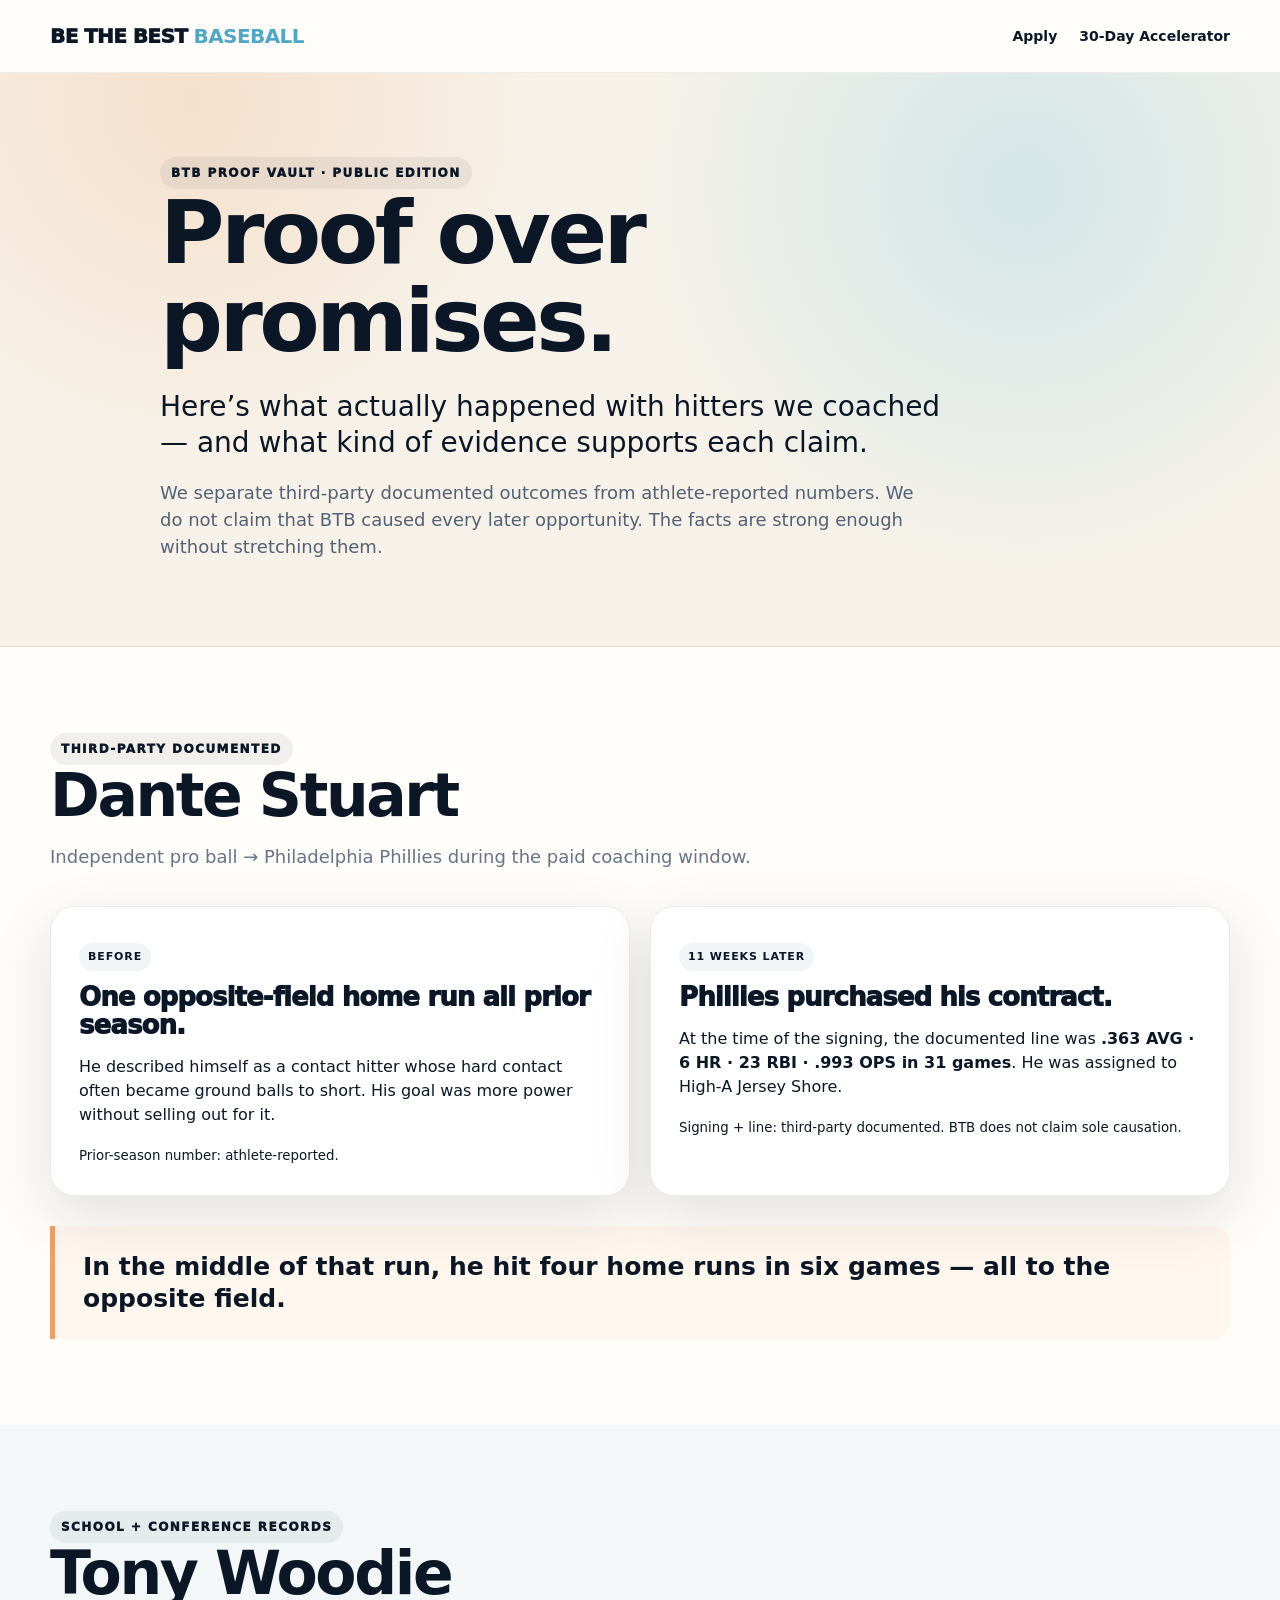
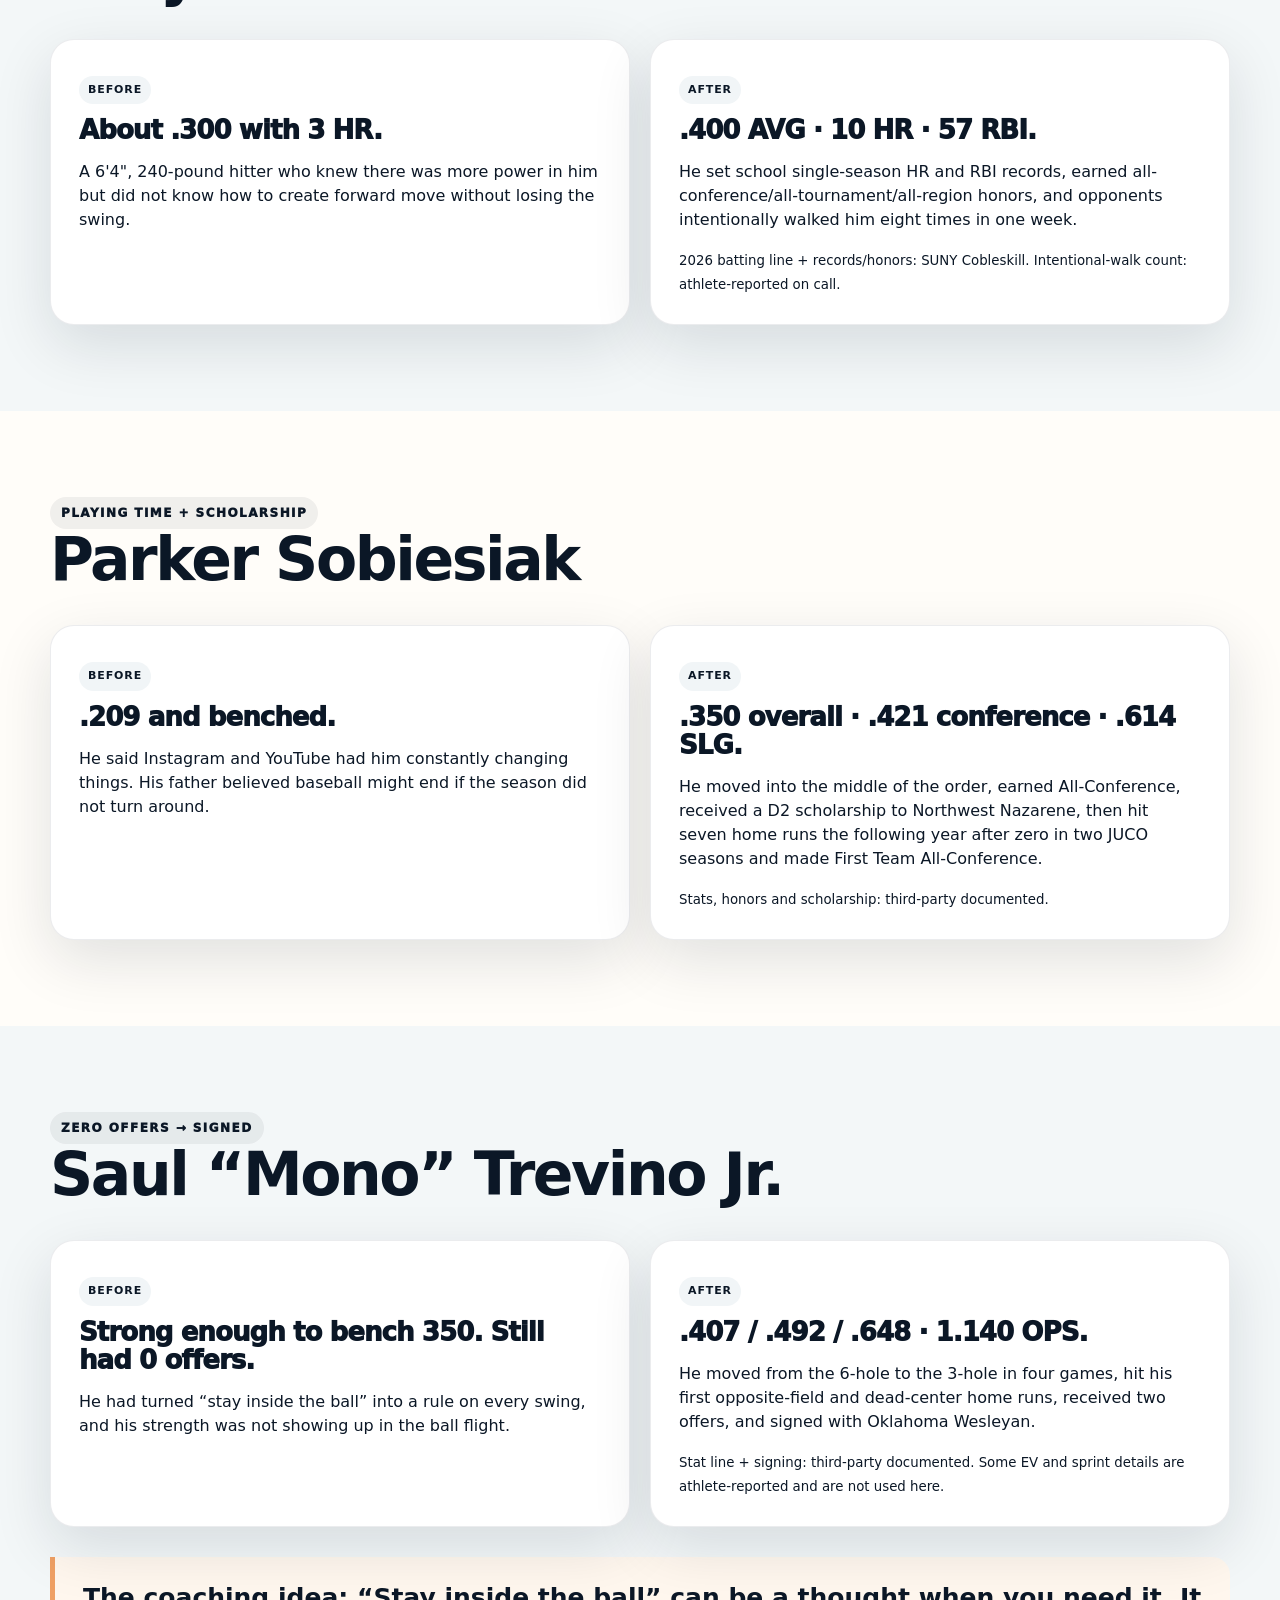
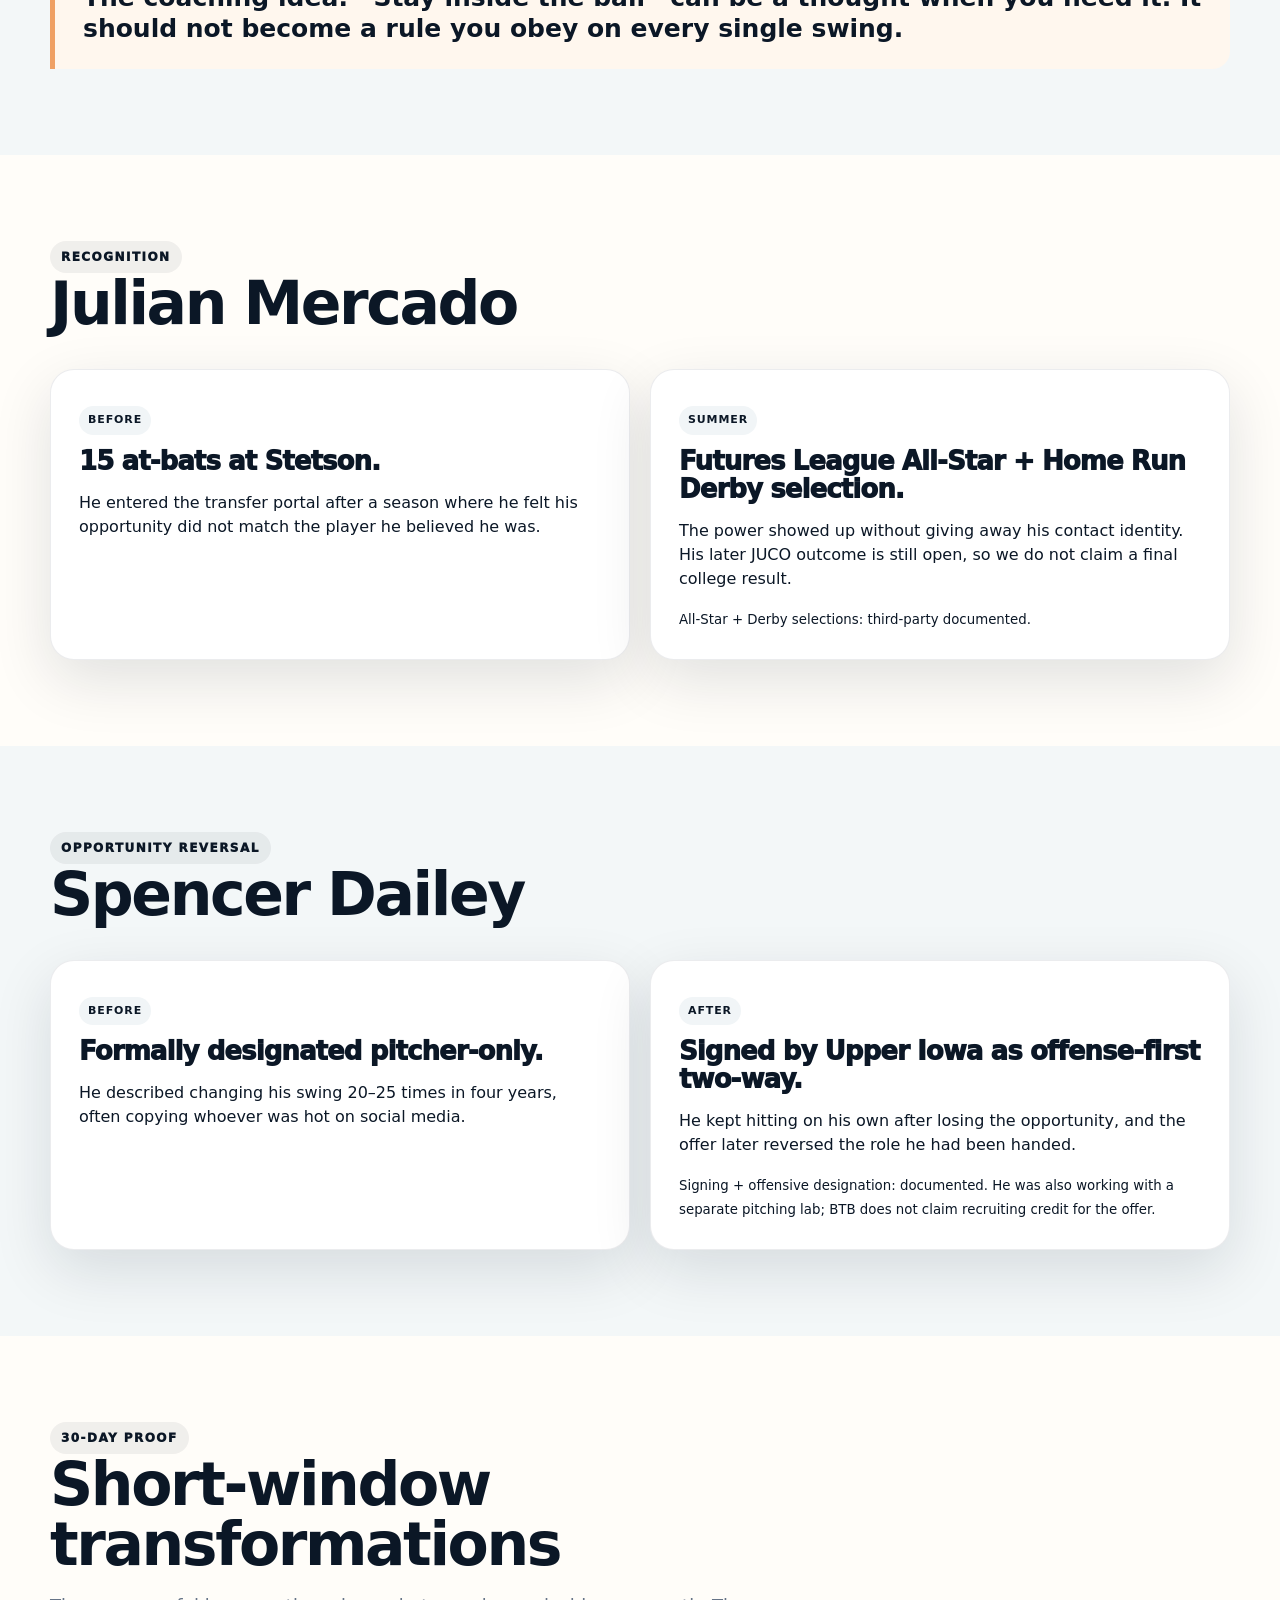
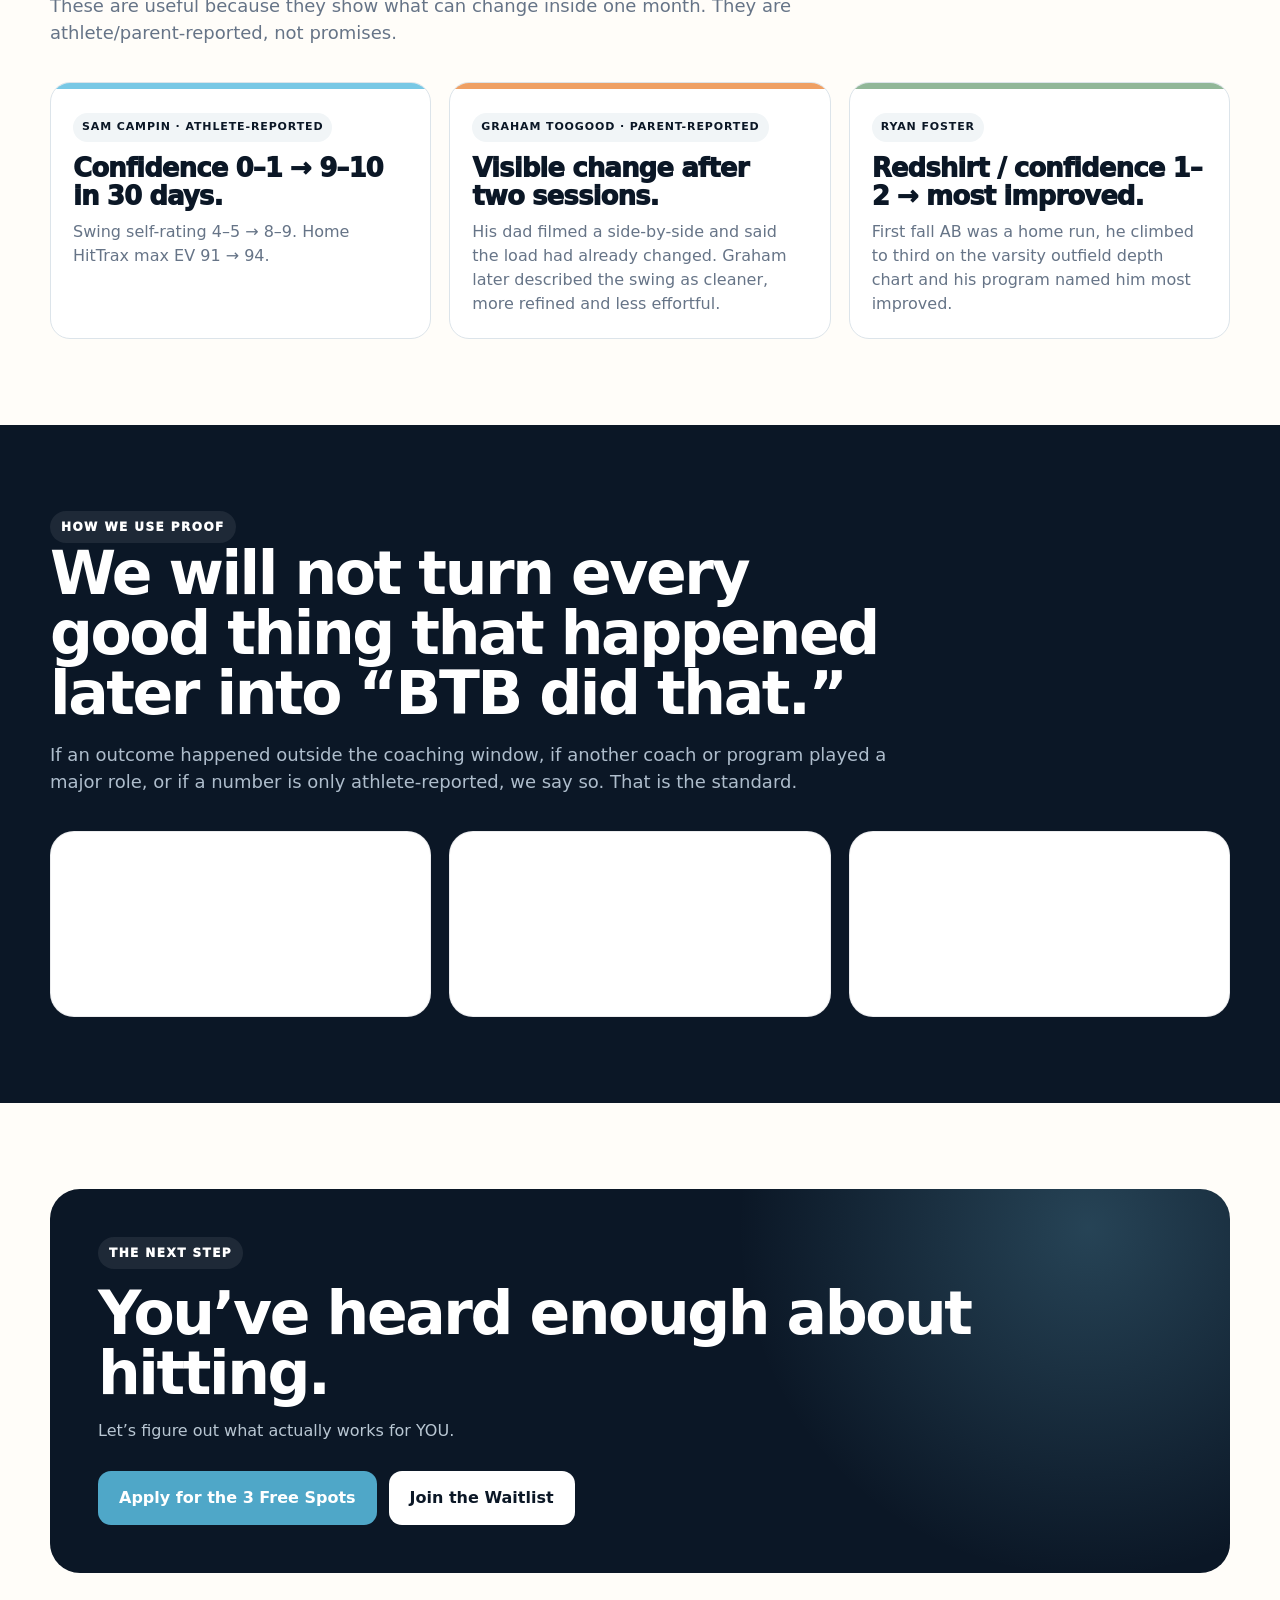
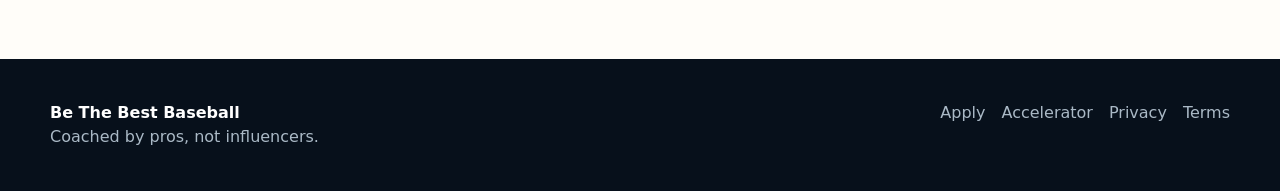
<file: proof.html>
<!doctype html>
<html lang="en">
<head>
  <meta charset="utf-8"><meta name="viewport" content="width=device-width,initial-scale=1">
  <title>BTB Proof — Documented Athlete Results</title>
  <meta name="description" content="Documented Be The Best Baseball athlete results, with clear evidence labels and no inflated claims.">
  <meta name="theme-color" content="#0b1726"><link rel="stylesheet" href="styles.css">
</head>
<body>
<a class="skip-link" href="#main">Skip to content</a>
<nav class="nav"><div class="wrap nav-inner"><a class="brand" href="index.html">BE THE BEST <b>BASEBALL</b></a><div class="nav-links"><a href="index.html">Apply</a><a href="accelerator.html">30-Day Accelerator</a></div></div></nav>
<main id="main">
<header class="hero"><div class="wrap" style="max-width:960px"><span class="eyebrow">BTB Proof Vault · Public Edition</span><h1>Proof over promises.</h1><p class="lead">Here’s what actually happened with hitters we coached — and what kind of evidence supports each claim.</p><p class="sub">We separate third-party documented outcomes from athlete-reported numbers. We do not claim that BTB caused every later opportunity. The facts are strong enough without stretching them.</p></div></header>

<section class="section">
  <div class="wrap">
    <div class="section-head"><span class="eyebrow">Third-party documented</span><h2>Dante Stuart</h2><p>Independent pro ball → Philadelphia Phillies during the paid coaching window.</p></div>
    <div class="grid2">
      <div class="card"><span class="tag">Before</span><div class="result">One opposite-field home run all prior season.</div><p>He described himself as a contact hitter whose hard contact often became ground balls to short. His goal was more power without selling out for it.</p><small>Prior-season number: athlete-reported.</small></div>
      <div class="card"><span class="tag">11 weeks later</span><div class="result">Phillies purchased his contract.</div><p>At the time of the signing, the documented line was <strong>.363 AVG · 6 HR · 23 RBI · .993 OPS in 31 games</strong>. He was assigned to High-A Jersey Shore.</p><small>Signing + line: third-party documented. BTB does not claim sole causation.</small></div>
    </div>
    <div class="quote">In the middle of that run, he hit four home runs in six games — all to the opposite field.</div>
  </div>
</section>

<section class="section alt"><div class="wrap"><div class="section-head"><span class="eyebrow">School + conference records</span><h2>Tony Woodie</h2></div><div class="grid2"><div class="card"><span class="tag">Before</span><div class="result">About .300 with 3 HR.</div><p>A 6'4", 240-pound hitter who knew there was more power in him but did not know how to create forward move without losing the swing.</p></div><div class="card"><span class="tag">After</span><div class="result">.400 AVG · 10 HR · 57 RBI.</div><p>He set school single-season HR and RBI records, earned all-conference/all-tournament/all-region honors, and opponents intentionally walked him eight times in one week.</p><small>2026 batting line + records/honors: SUNY Cobleskill. Intentional-walk count: athlete-reported on call.</small></div></div></div></section>

<section class="section"><div class="wrap"><div class="section-head"><span class="eyebrow">Playing time + scholarship</span><h2>Parker Sobiesiak</h2></div><div class="grid2"><div class="card"><span class="tag">Before</span><div class="result">.209 and benched.</div><p>He said Instagram and YouTube had him constantly changing things. His father believed baseball might end if the season did not turn around.</p></div><div class="card"><span class="tag">After</span><div class="result">.350 overall · .421 conference · .614 SLG.</div><p>He moved into the middle of the order, earned All-Conference, received a D2 scholarship to Northwest Nazarene, then hit seven home runs the following year after zero in two JUCO seasons and made First Team All-Conference.</p><small>Stats, honors and scholarship: third-party documented.</small></div></div></div></section>

<section class="section alt"><div class="wrap"><div class="section-head"><span class="eyebrow">Zero offers → signed</span><h2>Saul “Mono” Trevino Jr.</h2></div><div class="grid2"><div class="card"><span class="tag">Before</span><div class="result">Strong enough to bench 350. Still had 0 offers.</div><p>He had turned “stay inside the ball” into a rule on every swing, and his strength was not showing up in the ball flight.</p></div><div class="card"><span class="tag">After</span><div class="result">.407 / .492 / .648 · 1.140 OPS.</div><p>He moved from the 6-hole to the 3-hole in four games, hit his first opposite-field and dead-center home runs, received two offers, and signed with Oklahoma Wesleyan.</p><small>Stat line + signing: third-party documented. Some EV and sprint details are athlete-reported and are not used here.</small></div></div><div class="quote">The coaching idea: “Stay inside the ball” can be a thought when you need it. It should not become a rule you obey on every single swing.</div></div></section>

<section class="section"><div class="wrap"><div class="section-head"><span class="eyebrow">Recognition</span><h2>Julian Mercado</h2></div><div class="grid2"><div class="card"><span class="tag">Before</span><div class="result">15 at-bats at Stetson.</div><p>He entered the transfer portal after a season where he felt his opportunity did not match the player he believed he was.</p></div><div class="card"><span class="tag">Summer</span><div class="result">Futures League All-Star + Home Run Derby selection.</div><p>The power showed up without giving away his contact identity. His later JUCO outcome is still open, so we do not claim a final college result.</p><small>All-Star + Derby selections: third-party documented.</small></div></div></div></section>

<section class="section alt"><div class="wrap"><div class="section-head"><span class="eyebrow">Opportunity reversal</span><h2>Spencer Dailey</h2></div><div class="grid2"><div class="card"><span class="tag">Before</span><div class="result">Formally designated pitcher-only.</div><p>He described changing his swing 20–25 times in four years, often copying whoever was hot on social media.</p></div><div class="card"><span class="tag">After</span><div class="result">Signed by Upper Iowa as offense-first two-way.</div><p>He kept hitting on his own after losing the opportunity, and the offer later reversed the role he had been handed.</p><small>Signing + offensive designation: documented. He was also working with a separate pitching lab; BTB does not claim recruiting credit for the offer.</small></div></div></div></section>

<section class="section"><div class="wrap"><div class="section-head"><span class="eyebrow">30-day proof</span><h2>Short-window transformations</h2><p>These are useful because they show what can change inside one month. They are athlete/parent-reported, not promises.</p></div><div class="proof-grid">
  <article class="proof"><span class="tag">Sam Campin · athlete-reported</span><div class="result">Confidence 0–1 → 9–10 in 30 days.</div><p>Swing self-rating 4–5 → 8–9. Home HitTrax max EV 91 → 94.</p></article>
  <article class="proof orange"><span class="tag">Graham TooGood · parent-reported</span><div class="result">Visible change after two sessions.</div><p>His dad filmed a side-by-side and said the load had already changed. Graham later described the swing as cleaner, more refined and less effortful.</p></article>
  <article class="proof green"><span class="tag">Ryan Foster</span><div class="result">Redshirt / confidence 1–2 → most improved.</div><p>First fall AB was a home run, he climbed to third on the varsity outfield depth chart and his program named him most improved.</p></article>
</div></div></section>

<section class="section dark"><div class="wrap"><div class="section-head"><span class="eyebrow" style="background:rgba(255,255,255,.08)">How we use proof</span><h2>We will not turn every good thing that happened later into “BTB did that.”</h2><p>If an outcome happened outside the coaching window, if another coach or program played a major role, or if a number is only athlete-reported, we say so. That is the standard.</p></div><div class="grid3"><div class="card compact"><strong>Third-party documented</strong><p>Stats, signings, school/conference honors, published transactions.</p></div><div class="card compact"><strong>Athlete / parent reported</strong><p>Useful, specific, and clearly labeled rather than presented as independently verified.</p></div><div class="card compact"><strong>Not used publicly</strong><p>Private family context, sensitive teen mental-health details, and claims that outrun the evidence.</p></div></div></div></section>

<section class="section"><div class="wrap"><div class="cta"><span class="eyebrow" style="background:rgba(255,255,255,.08)">The next step</span><h2 style="margin-top:14px">You’ve heard enough about hitting.</h2><p>Let’s figure out what actually works for YOU.</p><div class="hero-actions"><a class="btn sky js-apply" href="#">Apply for the 3 Free Spots</a><a class="btn orange js-buy" href="#">Join the 30-Day Accelerator — <span data-price>$497</span></a><a class="btn light js-waitlist" href="#">Join the Waitlist</a></div></div></div></section>
</main>
<footer class="footer"><div class="wrap footer-grid"><div><strong>Be The Best Baseball</strong><br>Coached by pros, not influencers.</div><div class="footer-links"><a href="index.html">Apply</a><a href="accelerator.html">Accelerator</a><a class="js-privacy" href="#">Privacy</a><a class="js-terms" href="#">Terms</a></div></div></footer>
<script src="config.js"></script>
</body></html>
</file>
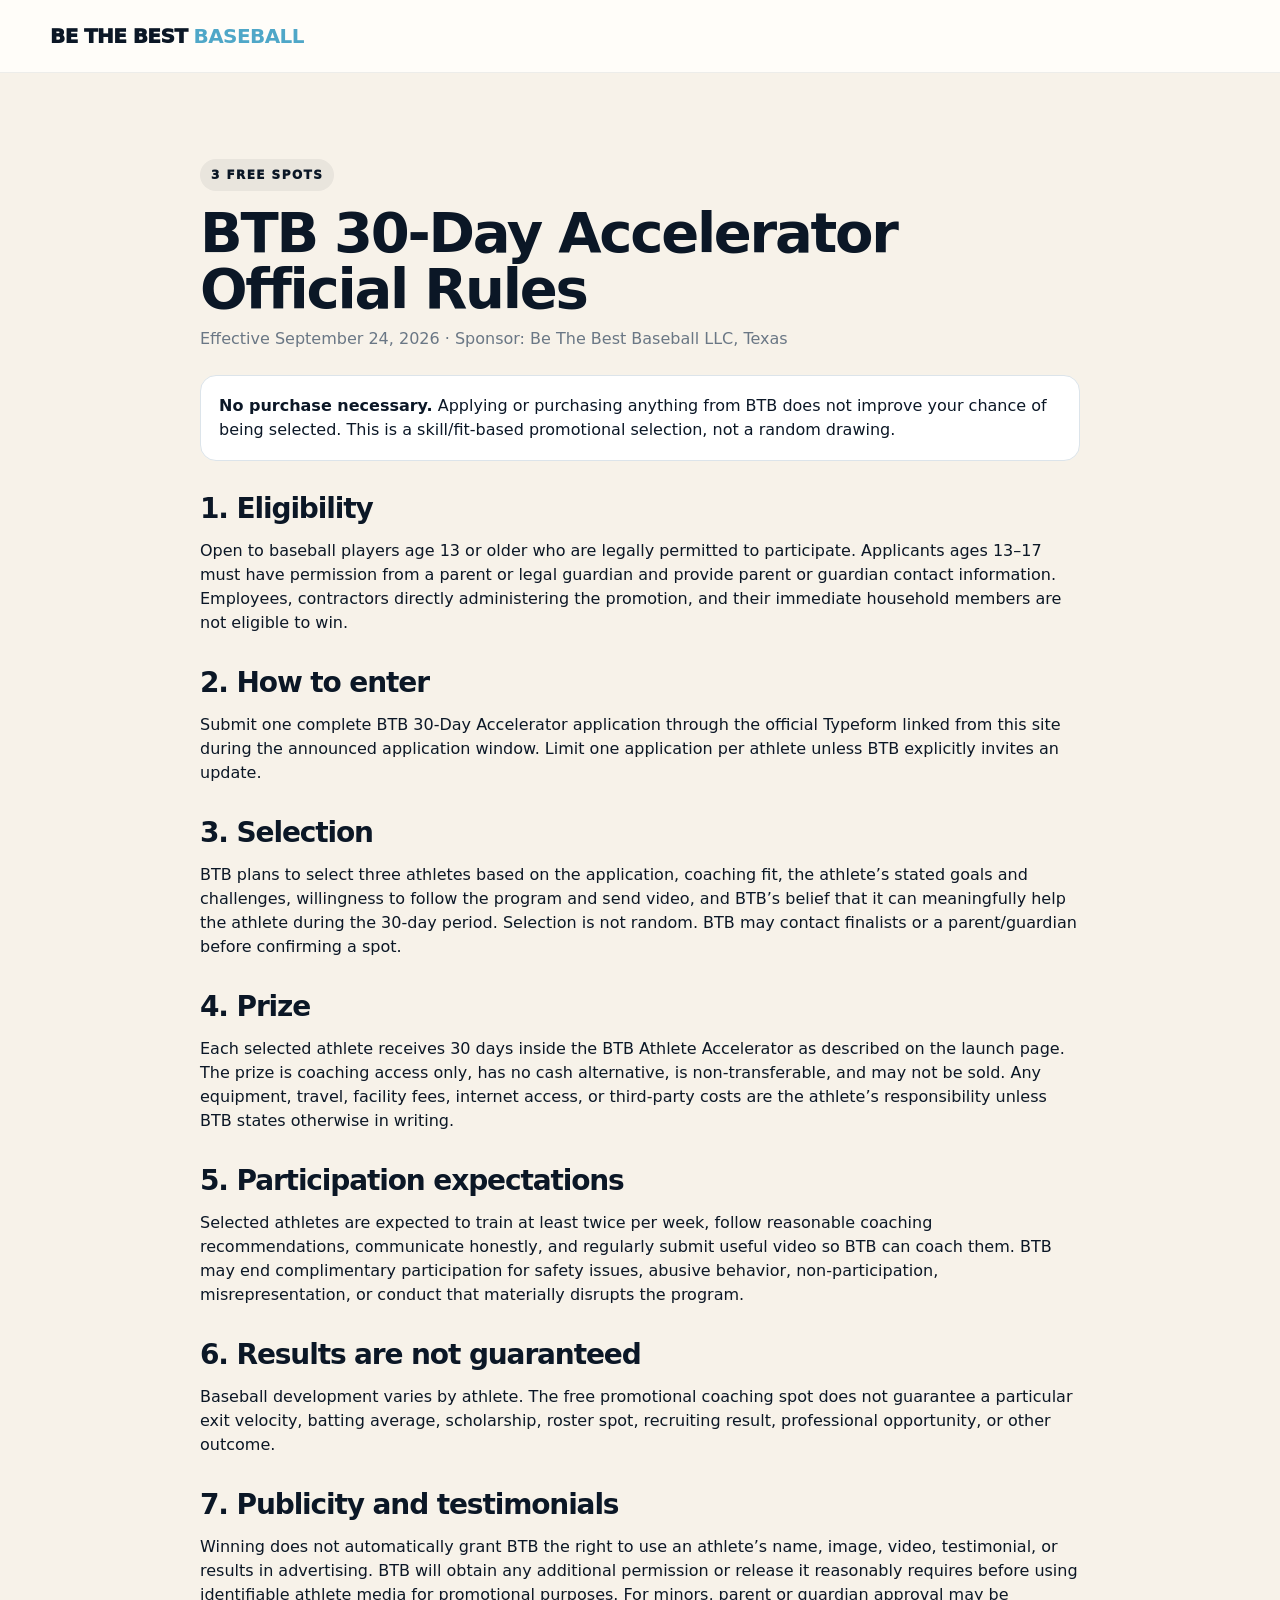
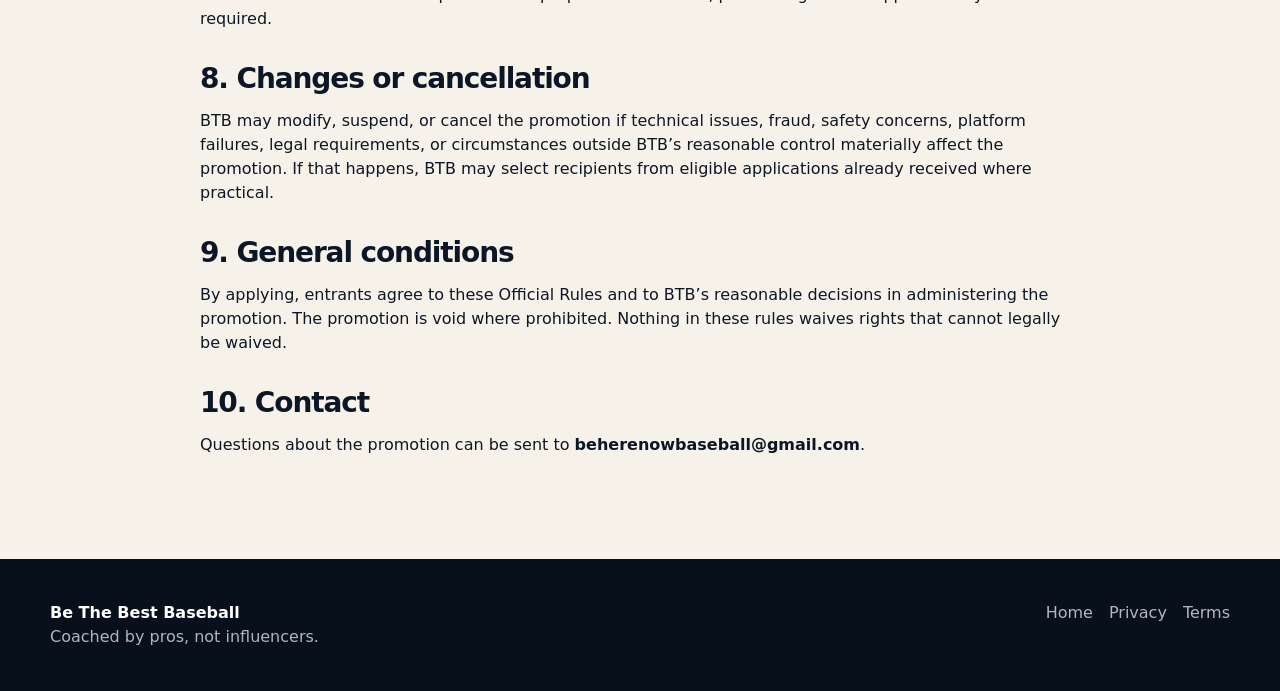
<file: rules.html>
<!doctype html><html lang="en"><head><meta charset="utf-8"><meta name="viewport" content="width=device-width,initial-scale=1"><title>Official Rules — BTB 30-Day Accelerator</title><meta name="description" content="Official Rules for the BTB 30-Day Accelerator 3-spot coaching promotion."><meta name="theme-color" content="#0b1726"><link rel="stylesheet" href="styles.css"></head><body><a class="skip-link" href="#main">Skip to content</a><nav class="nav"><div class="wrap nav-inner"><a class="brand" href="index.html">BE THE BEST <b>BASEBALL</b></a></div></nav><main id="main"><section class="section cream"><div class="wrap legal-shell"><span class="eyebrow">3 free spots</span><h1>BTB 30-Day Accelerator Official Rules</h1><div class="legal-meta">Effective September 24, 2026 · Sponsor: Be The Best Baseball LLC, Texas</div><div class="legal-callout"><strong>No purchase necessary.</strong> Applying or purchasing anything from BTB does not improve your chance of being selected. This is a skill/fit-based promotional selection, not a random drawing.</div><h2>1. Eligibility</h2><p>Open to baseball players age 13 or older who are legally permitted to participate. Applicants ages 13–17 must have permission from a parent or legal guardian and provide parent or guardian contact information. Employees, contractors directly administering the promotion, and their immediate household members are not eligible to win.</p><h2>2. How to enter</h2><p>Submit one complete BTB 30-Day Accelerator application through the official Typeform linked from this site during the announced application window. Limit one application per athlete unless BTB explicitly invites an update.</p><h2>3. Selection</h2><p>BTB plans to select three athletes based on the application, coaching fit, the athlete’s stated goals and challenges, willingness to follow the program and send video, and BTB’s belief that it can meaningfully help the athlete during the 30-day period. Selection is not random. BTB may contact finalists or a parent/guardian before confirming a spot.</p><h2>4. Prize</h2><p>Each selected athlete receives 30 days inside the BTB Athlete Accelerator as described on the launch page. The prize is coaching access only, has no cash alternative, is non-transferable, and may not be sold. Any equipment, travel, facility fees, internet access, or third-party costs are the athlete’s responsibility unless BTB states otherwise in writing.</p><h2>5. Participation expectations</h2><p>Selected athletes are expected to train at least twice per week, follow reasonable coaching recommendations, communicate honestly, and regularly submit useful video so BTB can coach them. BTB may end complimentary participation for safety issues, abusive behavior, non-participation, misrepresentation, or conduct that materially disrupts the program.</p><h2>6. Results are not guaranteed</h2><p>Baseball development varies by athlete. The free promotional coaching spot does not guarantee a particular exit velocity, batting average, scholarship, roster spot, recruiting result, professional opportunity, or other outcome.</p><h2>7. Publicity and testimonials</h2><p>Winning does not automatically grant BTB the right to use an athlete’s name, image, video, testimonial, or results in advertising. BTB will obtain any additional permission or release it reasonably requires before using identifiable athlete media for promotional purposes. For minors, parent or guardian approval may be required.</p><h2>8. Changes or cancellation</h2><p>BTB may modify, suspend, or cancel the promotion if technical issues, fraud, safety concerns, platform failures, legal requirements, or circumstances outside BTB’s reasonable control materially affect the promotion. If that happens, BTB may select recipients from eligible applications already received where practical.</p><h2>9. General conditions</h2><p>By applying, entrants agree to these Official Rules and to BTB’s reasonable decisions in administering the promotion. The promotion is void where prohibited. Nothing in these rules waives rights that cannot legally be waived.</p><h2>10. Contact</h2><p>Questions about the promotion can be sent to <strong>beherenowbaseball@gmail.com</strong>.</p></div></section></main><footer class="footer"><div class="wrap footer-grid"><div><strong>Be The Best Baseball</strong><br>Coached by pros, not influencers.</div><div class="footer-links"><a href="index.html">Home</a><a href="privacy.html">Privacy</a><a href="terms.html">Terms</a></div></div></footer></body></html>
</file>
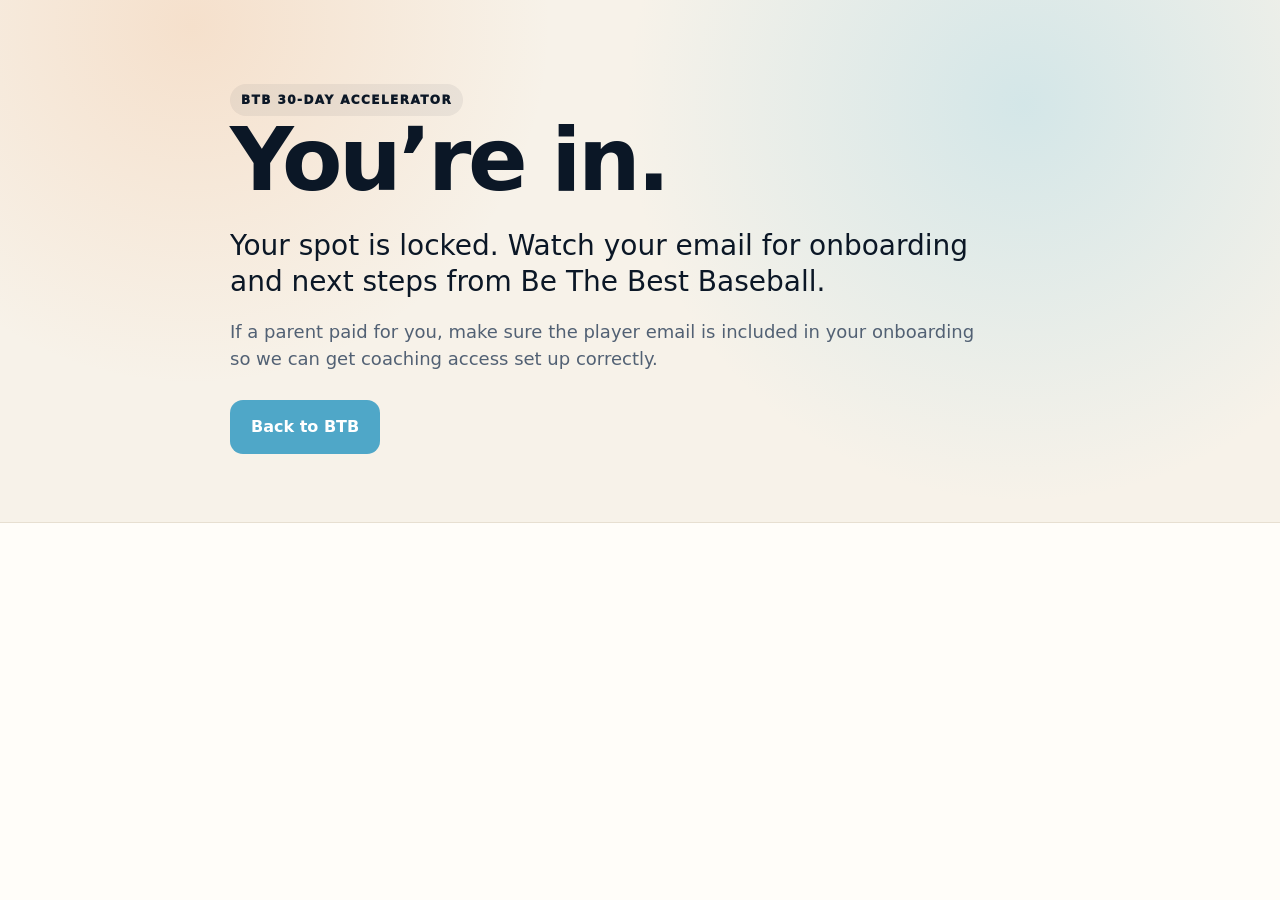
<file: success.html>
<!doctype html><html lang="en"><head><meta charset="utf-8"><meta name="viewport" content="width=device-width,initial-scale=1"><title>You’re In — BTB 30-Day Accelerator</title><meta name="description" content="Welcome to the BTB 30-Day Accelerator."><link rel="stylesheet" href="styles.css"></head><body><main><section class="hero"><div class="wrap" style="max-width:820px"><span class="eyebrow">BTB 30-Day Accelerator</span><h1>You’re in.</h1><p class="lead">Your spot is locked. Watch your email for onboarding and next steps from Be The Best Baseball.</p><p class="sub">If a parent paid for you, make sure the player email is included in your onboarding so we can get coaching access set up correctly.</p><div class="hero-actions"><a class="btn sky" href="index.html">Back to BTB</a></div></div></section></main></body></html>
</file>
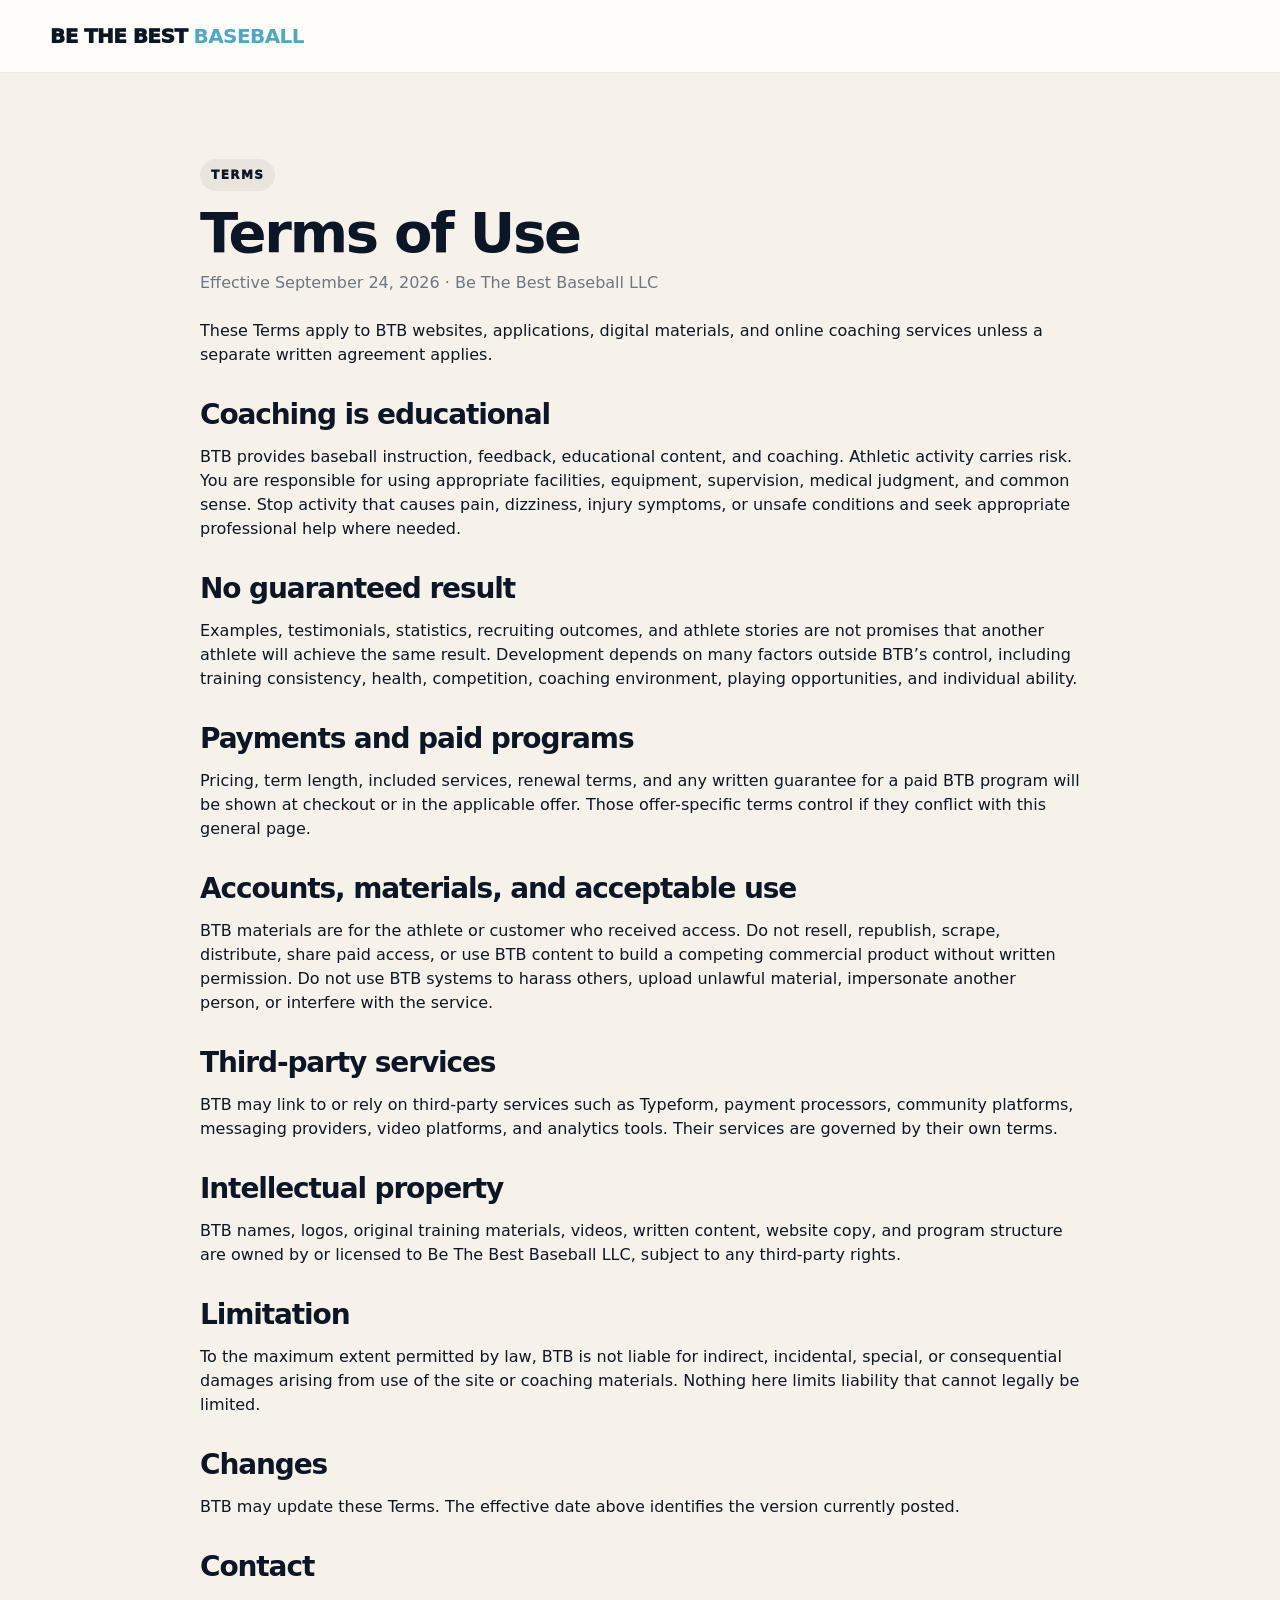
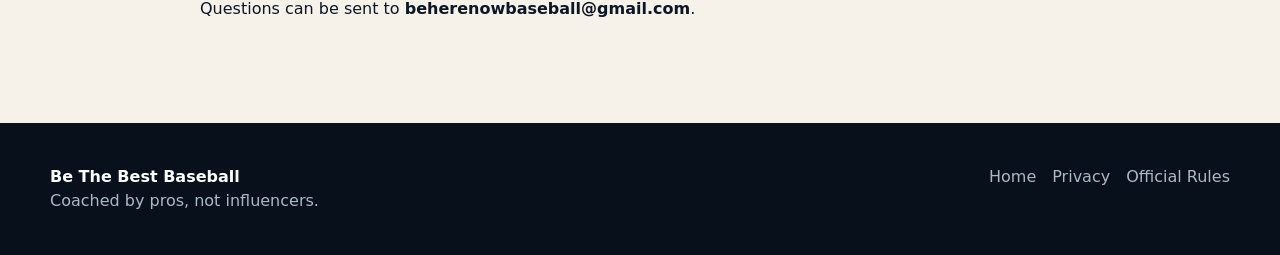
<file: terms.html>
<!doctype html><html lang="en"><head><meta charset="utf-8"><meta name="viewport" content="width=device-width,initial-scale=1"><title>Terms of Use — Be The Best Baseball</title><meta name="description" content="Terms of Use for Be The Best Baseball."><meta name="theme-color" content="#0b1726"><link rel="stylesheet" href="styles.css"></head><body><a class="skip-link" href="#main">Skip to content</a><nav class="nav"><div class="wrap nav-inner"><a class="brand" href="index.html">BE THE BEST <b>BASEBALL</b></a></div></nav><main id="main"><section class="section cream"><div class="wrap legal-shell"><span class="eyebrow">Terms</span><h1>Terms of Use</h1><div class="legal-meta">Effective September 24, 2026 · Be The Best Baseball LLC</div><p>These Terms apply to BTB websites, applications, digital materials, and online coaching services unless a separate written agreement applies.</p><h2>Coaching is educational</h2><p>BTB provides baseball instruction, feedback, educational content, and coaching. Athletic activity carries risk. You are responsible for using appropriate facilities, equipment, supervision, medical judgment, and common sense. Stop activity that causes pain, dizziness, injury symptoms, or unsafe conditions and seek appropriate professional help where needed.</p><h2>No guaranteed result</h2><p>Examples, testimonials, statistics, recruiting outcomes, and athlete stories are not promises that another athlete will achieve the same result. Development depends on many factors outside BTB’s control, including training consistency, health, competition, coaching environment, playing opportunities, and individual ability.</p><h2>Payments and paid programs</h2><p>Pricing, term length, included services, renewal terms, and any written guarantee for a paid BTB program will be shown at checkout or in the applicable offer. Those offer-specific terms control if they conflict with this general page.</p><h2>Accounts, materials, and acceptable use</h2><p>BTB materials are for the athlete or customer who received access. Do not resell, republish, scrape, distribute, share paid access, or use BTB content to build a competing commercial product without written permission. Do not use BTB systems to harass others, upload unlawful material, impersonate another person, or interfere with the service.</p><h2>Third-party services</h2><p>BTB may link to or rely on third-party services such as Typeform, payment processors, community platforms, messaging providers, video platforms, and analytics tools. Their services are governed by their own terms.</p><h2>Intellectual property</h2><p>BTB names, logos, original training materials, videos, written content, website copy, and program structure are owned by or licensed to Be The Best Baseball LLC, subject to any third-party rights.</p><h2>Limitation</h2><p>To the maximum extent permitted by law, BTB is not liable for indirect, incidental, special, or consequential damages arising from use of the site or coaching materials. Nothing here limits liability that cannot legally be limited.</p><h2>Changes</h2><p>BTB may update these Terms. The effective date above identifies the version currently posted.</p><h2>Contact</h2><p>Questions can be sent to <strong>beherenowbaseball@gmail.com</strong>.</p></div></section></main><footer class="footer"><div class="wrap footer-grid"><div><strong>Be The Best Baseball</strong><br>Coached by pros, not influencers.</div><div class="footer-links"><a href="index.html">Home</a><a href="privacy.html">Privacy</a><a href="rules.html">Official Rules</a></div></div></footer></body></html>
</file>
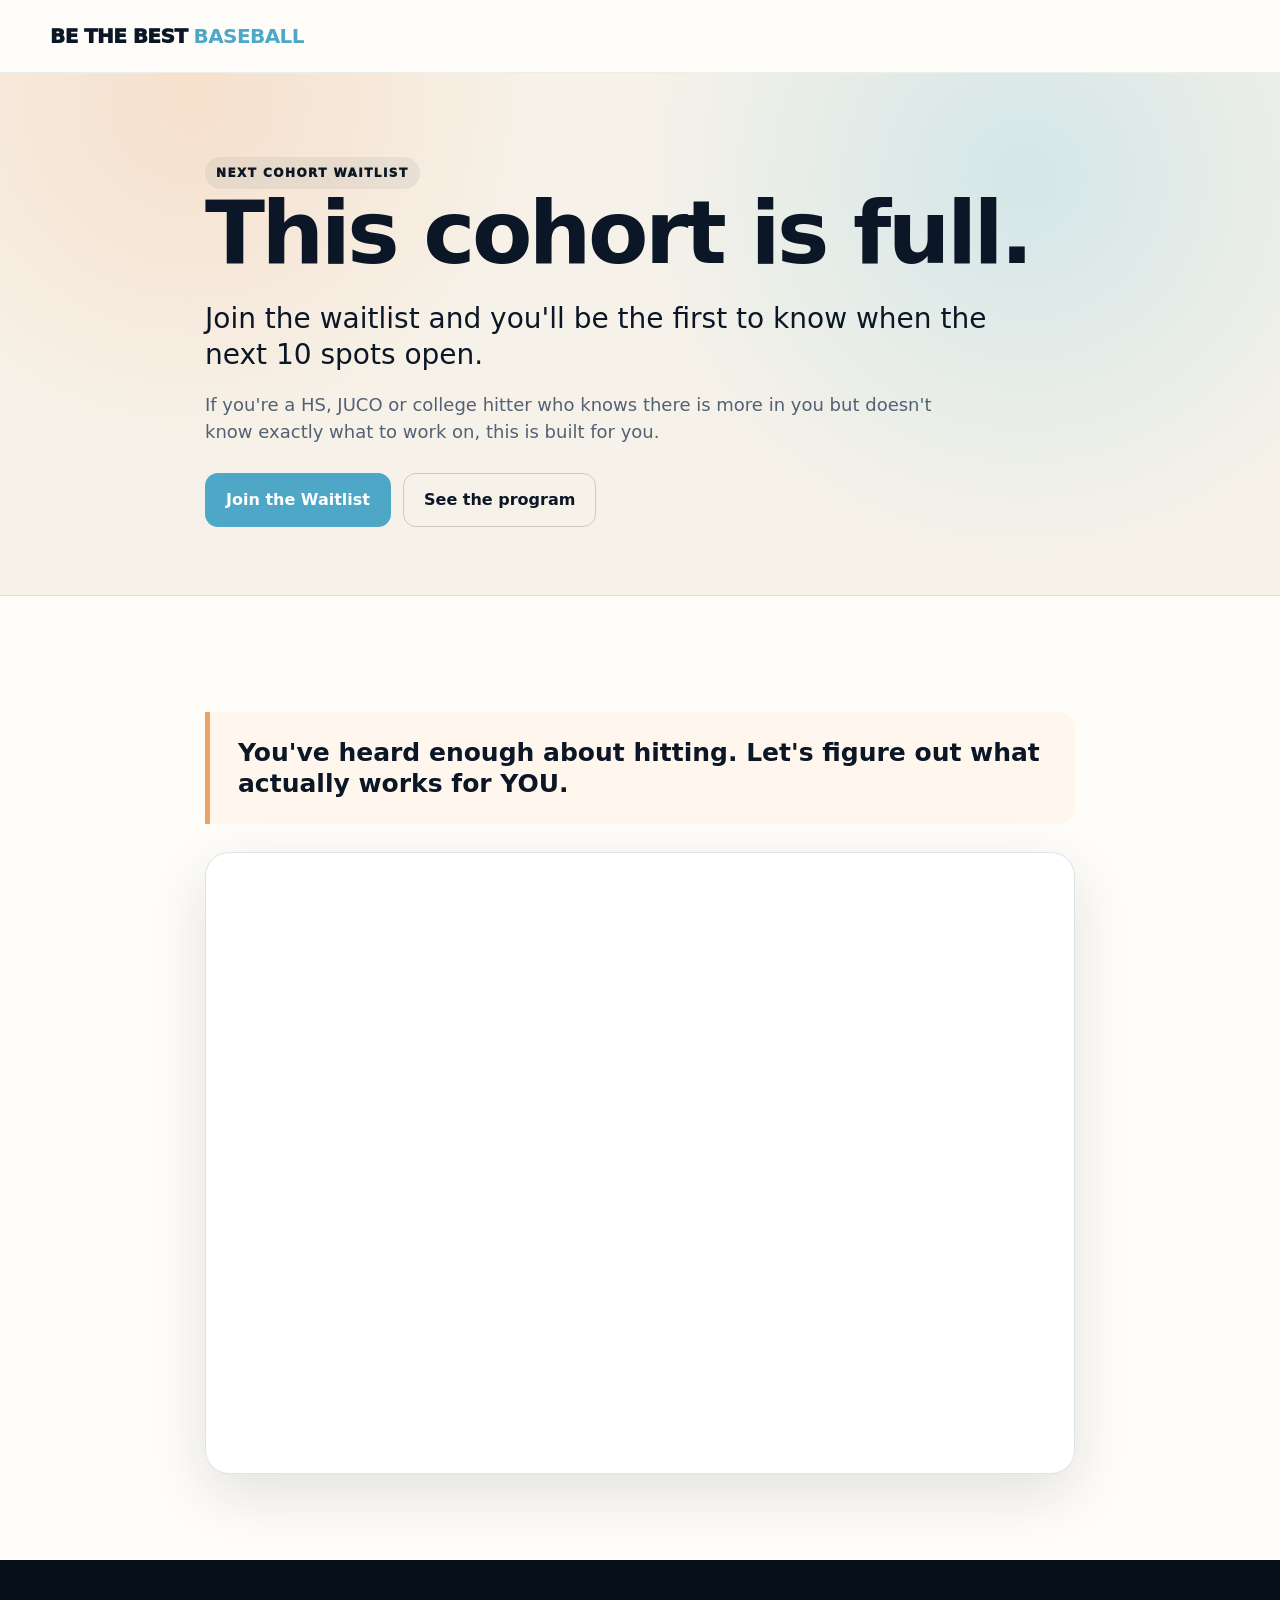
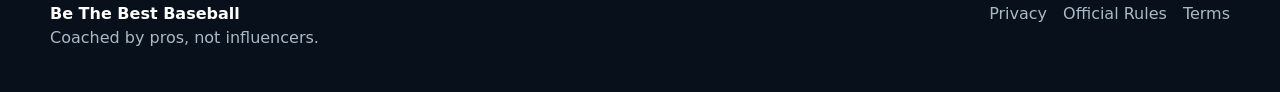
<file: waitlist.html>
<!doctype html>
<html lang="en">
<head>
  <meta charset="utf-8"><meta name="viewport" content="width=device-width,initial-scale=1"><title>BTB Accelerator Waitlist</title><meta name="description" content="Join the waitlist for the next BTB 30-Day Accelerator cohort."><meta name="theme-color" content="#0b1726"><link rel="stylesheet" href="styles.css">
</head>
<body>
<nav class="nav"><div class="wrap nav-inner"><a class="brand" href="index.html">BE THE BEST <b>BASEBALL</b></a></div></nav>
<main>
<header class="hero"><div class="wrap" style="max-width:870px"><span class="eyebrow">Next cohort waitlist</span><h1>This cohort is full.</h1><p class="lead">Join the waitlist and you'll be the first to know when the next <span data-total-spots>10</span> spots open.</p><p class="sub">If you're a HS, JUCO or college hitter who knows there is more in you but doesn't know exactly what to work on, this is built for you.</p><div class="hero-actions"><a href="#" class="btn sky js-waitlist">Join the Waitlist</a><a href="accelerator.html" class="btn ghost">See the program</a></div></div></header>
<section class="section"><div class="wrap" style="max-width:870px">
<div class="quote">You've heard enough about hitting. Let's figure out what actually works for YOU.</div>
<div class="typeform-shell" style="margin-top:28px"><div data-tf-widget="Sj1esHU0" data-tf-opacity="100" data-tf-medium="snippet"></div><noscript><p><a class="btn sky js-waitlist" href="#">Open the waitlist form</a></p></noscript></div>
</div></section>
</main>
<footer class="footer"><div class="wrap footer-grid"><div><strong>Be The Best Baseball</strong><br>Coached by pros, not influencers.</div><div class="footer-links"><a class="js-privacy" href="#">Privacy</a><a class="js-rules" href="#">Official Rules</a><a class="js-terms" href="#">Terms</a></div></div></footer>
<script src="https://embed.typeform.com/next/embed.js"></script>
<script src="config.js"></script>
</body></html>
</file>
<file: styles.css>
:root{--ink:#0b1726;--ink2:#14283f;--cream:#f7f2e9;--paper:#fffdf9;--sky:#78c8e5;--sky2:#4fa7c8;--orange:#efa064;--orange2:#dd7d36;--green:#91b798;--muted:#667487;--line:#dce4ea;--white:#fff;--shadow:0 20px 60px rgba(11,23,38,.12);--radius:24px;--max:1180px}*{box-sizing:border-box}html{scroll-behavior:smooth}body{margin:0;font-family:Inter,ui-sans-serif,system-ui,-apple-system,BlinkMacSystemFont,"Segoe UI",sans-serif;color:var(--ink);background:var(--paper);line-height:1.5}a{text-decoration:none;color:inherit}img{max-width:100%;display:block}.wrap{width:min(var(--max),calc(100% - 34px));margin:0 auto}.skip-link{position:absolute;left:-9999px;top:12px;background:#fff;padding:10px 14px;border-radius:8px;z-index:999}.skip-link:focus{left:12px}.nav{position:sticky;top:0;z-index:50;backdrop-filter:blur(16px);background:rgba(255,253,249,.92);border-bottom:1px solid rgba(11,23,38,.07)}.nav-inner{height:72px;display:flex;align-items:center;justify-content:space-between;gap:18px}.brand{font-weight:950;letter-spacing:-.03em;font-size:20px}.brand b{color:var(--sky2)}.nav-links{display:flex;align-items:center;gap:22px;font-weight:780;font-size:14px}.btn{display:inline-flex;align-items:center;justify-content:center;padding:14px 20px;border-radius:13px;border:1px solid transparent;background:var(--ink);color:#fff;font-weight:900;transition:.18s transform,.18s opacity,.18s background;cursor:pointer}.btn:hover{transform:translateY(-1px)}.btn.sky{background:var(--sky2)}.btn.orange{background:var(--orange2)}.btn.ghost{background:transparent;color:var(--ink);border-color:rgba(11,23,38,.18)}.btn.light{background:#fff;color:var(--ink)}.hero{padding:84px 0 68px;background:radial-gradient(circle at 80% 20%,rgba(120,200,229,.28),transparent 36%),radial-gradient(circle at 15% 5%,rgba(239,160,100,.22),transparent 30%),var(--cream);border-bottom:1px solid #e7dfd1}.hero-grid{display:grid;grid-template-columns:1.16fr .84fr;gap:48px;align-items:center}.eyebrow{display:inline-flex;gap:8px;align-items:center;padding:7px 11px;border-radius:999px;background:rgba(11,23,38,.06);text-transform:uppercase;letter-spacing:.12em;font-weight:950;font-size:12px}h1,h2,h3{margin:0;letter-spacing:-.04em;line-height:1}h1{font-size:clamp(48px,7vw,88px);max-width:920px}h2{font-size:clamp(36px,4.8vw,60px)}h3{font-size:24px}.lead{font-size:clamp(20px,2.2vw,28px);line-height:1.28;max-width:790px;margin:24px 0 14px}.sub{font-size:18px;color:#526174;max-width:770px}.hero-actions{display:flex;gap:12px;flex-wrap:wrap;margin-top:28px}.micro{font-size:13px;color:#667487;margin-top:12px}.card{background:#fff;border:1px solid rgba(11,23,38,.08);border-radius:var(--radius);box-shadow:var(--shadow);padding:28px}.card.compact{box-shadow:none}.price{font-size:58px;font-weight:950;color:var(--orange2);letter-spacing:-.055em}.line{height:1px;background:var(--line);margin:20px 0}.check{display:flex;gap:10px;align-items:flex-start;margin:11px 0}.check:before{content:"✓";display:grid;place-items:center;min-width:23px;height:23px;border-radius:50%;background:#e7f3ea;color:#37784a;font-size:13px;font-weight:950}.check.x:before{content:"×";background:#fff0ec;color:#9a4f43}.section{padding:86px 0}.section.alt{background:#f3f7f8}.section.dark{background:var(--ink);color:#fff}.section.cream{background:var(--cream)}.section-head{max-width:850px;margin-bottom:36px}.section-head p{font-size:18px;color:var(--muted)}.dark .section-head p{color:#aebdcc}.grid3{display:grid;grid-template-columns:repeat(3,1fr);gap:18px}.grid2{display:grid;grid-template-columns:repeat(2,1fr);gap:20px}.pain,.proof,.week,.fit-card,.question{border:1px solid var(--line);border-radius:20px;padding:22px;background:#fff}.pain .num{width:34px;height:34px;border-radius:10px;background:#edf7fb;color:var(--sky2);display:grid;place-items:center;font-weight:950;margin-bottom:16px}.pain strong,.proof strong{font-size:20px;display:block;margin-bottom:8px}.pain p,.proof p,.question span{margin:0;color:#667487}.trap{background:var(--ink);color:#fff;border-radius:28px;padding:32px;margin-top:24px}.trap-flow{display:grid;grid-template-columns:repeat(7,1fr);gap:10px;margin-top:24px}.trap-step{min-height:92px;padding:14px;border-radius:15px;background:#12283f;display:flex;align-items:center;justify-content:center;text-align:center;font-weight:800;font-size:14px}.method{display:grid;grid-template-columns:repeat(5,1fr);gap:12px;margin-top:28px}.method div{border-radius:18px;padding:22px 14px;text-align:center;border:1px solid var(--line);background:#fff}.method b{display:block;color:var(--sky2);font-size:13px;text-transform:uppercase;letter-spacing:.1em;margin-bottom:8px}.method strong{font-size:19px}.quote{margin:30px 0 0;padding:25px 28px;border-left:5px solid var(--orange);background:#fff7ee;border-radius:0 18px 18px 0;font-size:25px;font-weight:850;line-height:1.25}.proof-grid{display:grid;grid-template-columns:repeat(3,1fr);gap:18px}.proof{position:relative;overflow:hidden}.proof:before{content:"";position:absolute;inset:0 0 auto 0;height:6px;background:var(--sky)}.proof.orange:before{background:var(--orange)}.proof.green:before{background:var(--green)}.tag{display:inline-block;font-size:11px;font-weight:900;text-transform:uppercase;letter-spacing:.08em;border-radius:999px;background:#f1f5f7;padding:6px 9px;margin:8px 0 12px}.result{font-size:26px;font-weight:950;line-height:1.08;letter-spacing:-.035em;margin-bottom:10px}.proof small{display:block;color:#7b8794;margin-top:14px;line-height:1.4}.program-grid{display:grid;grid-template-columns:repeat(4,1fr);gap:14px;margin-top:28px}.week{padding:24px}.week .w{color:var(--sky2);font-weight:950;font-size:13px;text-transform:uppercase;letter-spacing:.12em}.week h3{margin:8px 0 10px}.week p{color:#667487;margin:0}.deliverables{display:grid;grid-template-columns:1fr 1fr;gap:22px;margin-top:32px}.fit{display:grid;grid-template-columns:1fr 1fr;gap:20px}.fit-card h3{margin-bottom:16px}.fit-card.good{border-color:#bdd5c3;background:#f5fbf6}.fit-card.no{border-color:#e5c2bc;background:#fff8f6}.application-preview{display:grid;grid-template-columns:.9fr 1.1fr;gap:30px;align-items:start}.application-questions{display:grid;gap:12px}.question b{display:block;font-size:18px;margin-bottom:6px}.cta{border-radius:30px;background:radial-gradient(circle at 88% 10%,rgba(120,200,229,.25),transparent 32%),var(--ink);color:#fff;padding:48px}.cta p{color:#b9c7d3}.faq{display:grid;gap:12px;margin-top:24px}details{border:1px solid var(--line);border-radius:14px;padding:16px 18px;background:#fff}summary{cursor:pointer;font-weight:900}details p{color:#667487}.soldout-banner{display:none;margin-top:14px;padding:14px;border-radius:12px;background:#fff2db;color:#8a551f;font-weight:850}.paid-phase-note{margin-top:14px;padding:14px;border-radius:12px;background:#edf7fb;color:#245f78;font-weight:760}.footer{background:#07101b;color:#aab9c6;padding:42px 0}.footer-grid{display:flex;justify-content:space-between;gap:24px;align-items:flex-start}.footer strong{color:#fff}.footer-links{display:flex;gap:16px;flex-wrap:wrap}.site-note{font-size:12px;color:#788999;margin-top:18px}.legal-shell{max-width:880px}.legal-shell h1{font-size:56px;margin:14px 0 10px}.legal-shell h2{font-size:28px;margin-top:34px}.legal-meta{color:#6a7785;margin-bottom:24px}.legal-callout{padding:18px;border-radius:16px;background:#fff;border:1px solid var(--line)}.sticky{display:none}.hidden{display:none!important}@media(max-width:930px){.hero-grid,.grid2,.fit,.deliverables,.application-preview{grid-template-columns:1fr}.grid3,.proof-grid{grid-template-columns:1fr 1fr}.program-grid{grid-template-columns:1fr 1fr}.trap-flow{grid-template-columns:1fr}.method{grid-template-columns:1fr}.nav-links a:not(.btn){display:none}}@media(max-width:620px){.wrap{width:min(var(--max),calc(100% - 24px))}.hero{padding:56px 0 50px}h1{font-size:48px}.section{padding:64px 0}.grid3,.proof-grid,.program-grid{grid-template-columns:1fr}.nav-inner{height:64px}.nav .btn{display:none}.cta{padding:30px 22px}.price{font-size:52px}.footer-grid{flex-direction:column}.sticky{display:flex;gap:8px;position:fixed;left:12px;right:12px;bottom:12px;z-index:70}.sticky .btn{flex:1;box-shadow:0 12px 32px rgba(0,0,0,.25)}}.typeform-shell{background:#fff;border:1px solid var(--line);border-radius:24px;box-shadow:var(--shadow);padding:10px;overflow:hidden;min-height:620px}.typeform-shell>[data-tf-live]{min-height:600px}.typeform-shell>[data-tf-widget]{height:600px}@media(max-width:620px){.typeform-shell{padding:0;min-height:680px;border-radius:18px}.typeform-shell>[data-tf-live]{min-height:660px}.typeform-shell>[data-tf-widget]{height:660px}}
</file>
